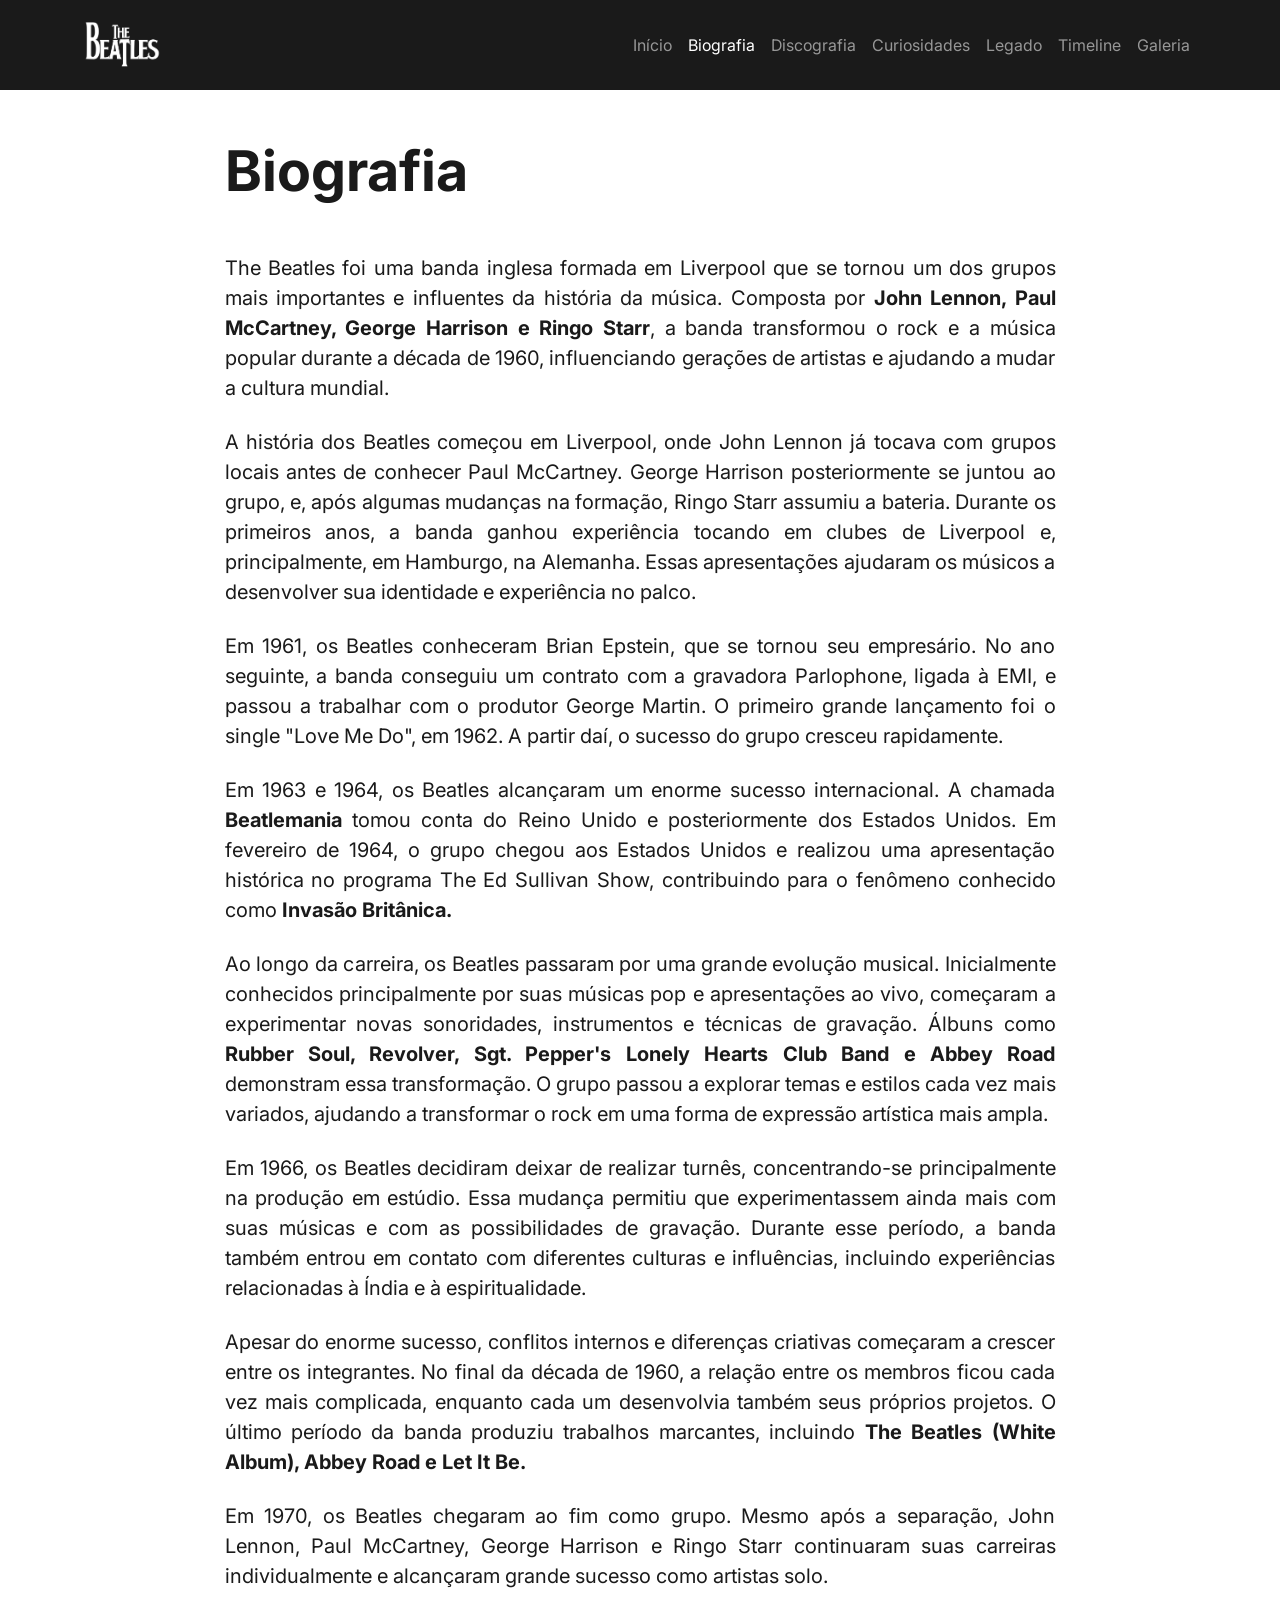
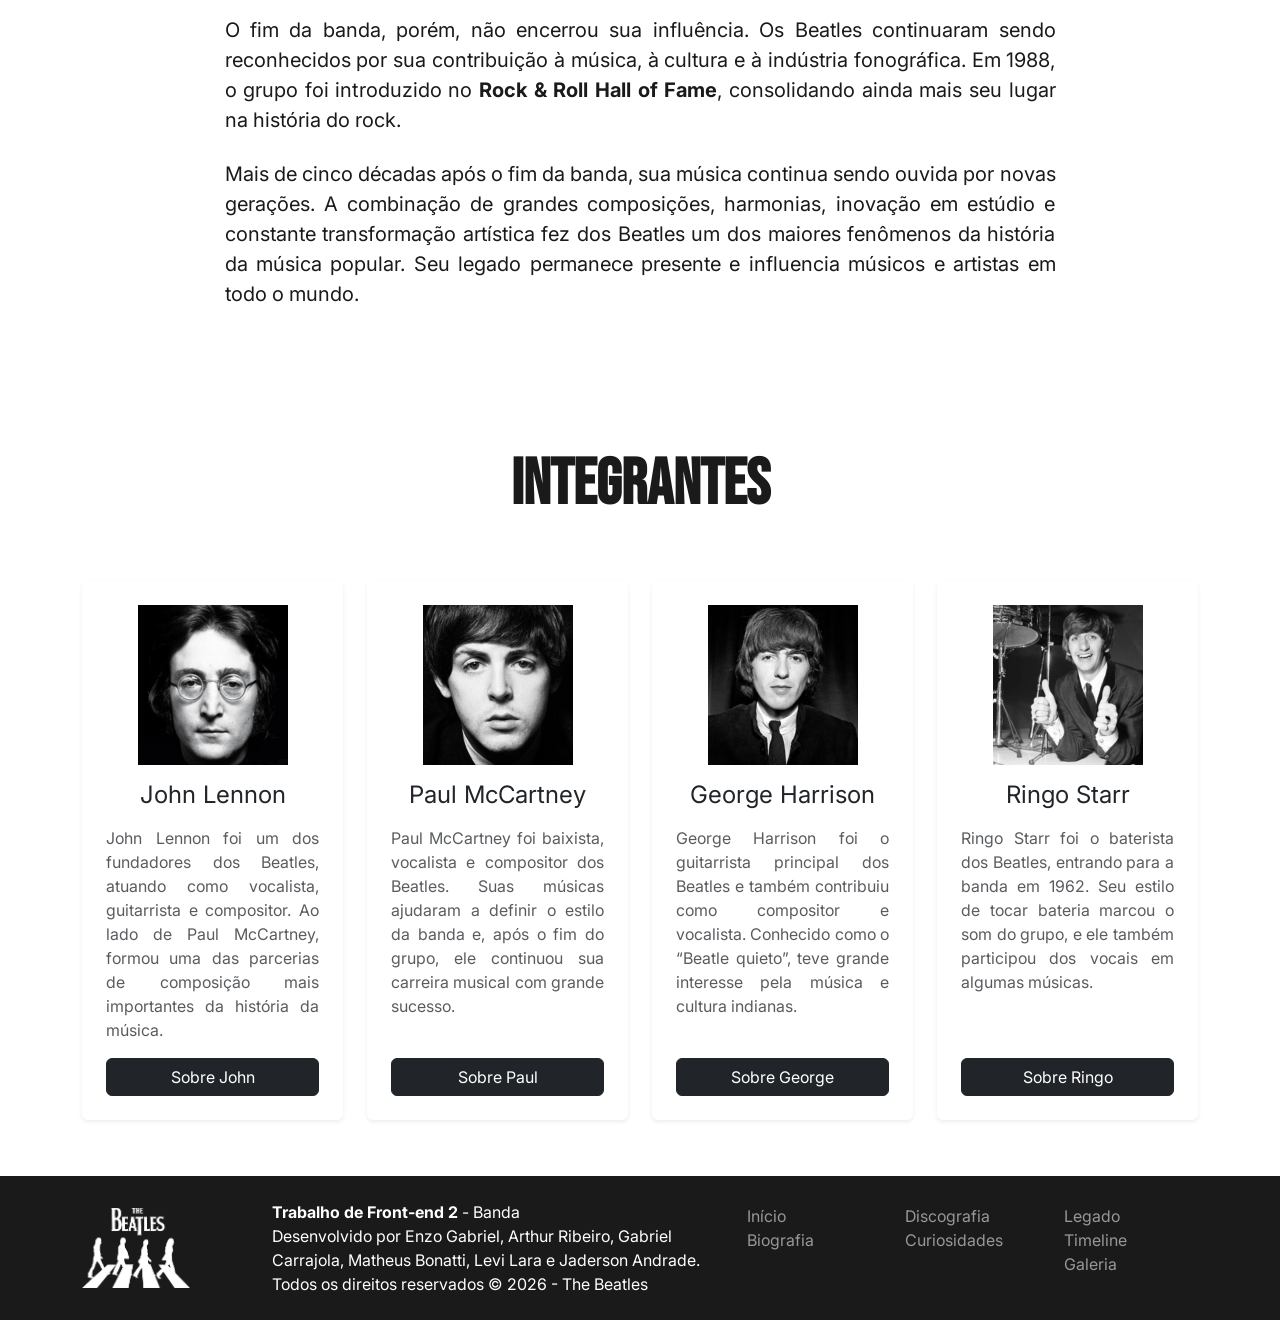
<file: biografia.html>
<!doctype html>
<html lang="pt-br">

<head>
  <meta charset="UTF-8" />
  <meta name="viewport" content="width=device-width, initial-scale=1.0" />
  <title>The Beatles - Biografia</title>
  <link rel="stylesheet" href="https://cdn.jsdelivr.net/npm/bootstrap@5.3.3/dist/css/bootstrap.min.css" />
  <link rel="stylesheet" href="assets/css/style.css" />
  <link rel="icon" href="assets/img/favicon.png" />
</head>

<body>
  <!-- Início da Navbar -->
  <nav class="navbar navbar-expand-lg navbar-dark navbar-beatles sticky-top py-0">
    <div class="container">
      <!-- 1. Logo -->
      <a class="navbar-brand" href="index.html">
        <img src="assets/img/logo-branca.png" alt="The Beatles" height="80" />
      </a>

      <!-- 2. Menu Hambúrguer celular -->
      <button class="navbar-toggler" type="button" data-bs-toggle="collapse" data-bs-target="#menuNavegacao">
        <span class="navbar-toggler-icon"></span>
      </button>

      <!-- 3. Lista de Links que encolhem no celular -->
      <div class="collapse navbar-collapse" id="menuNavegacao">
        <ul class="navbar-nav ms-auto">
          <li class="nav-item">
            <a class="nav-link" href="index.html">Início</a>
          </li>
          <li class="nav-item">
            <a class="nav-link active" href="biografia.html">Biografia</a>
          </li>
          <li class="nav-item">
            <a class="nav-link" href="discografia.html">Discografia</a>
          </li>
          <li class="nav-item">
            <a class="nav-link" href="curiosidades.html">Curiosidades</a>
          </li>
          <li class="nav-item">
            <a class="nav-link" href="legado.html">Legado</a>
          </li>
          <li class="nav-item">
            <a class="nav-link" href="timeline.html">Timeline</a>
          </li>
          <li class="nav-item">
            <a class="nav-link" href="galeria.html">Galeria</a>
          </li>
        </ul>
      </div>
    </div>
  </nav>
  <!-- Fim da Navbar -->

  <!-- Início da Biografia (Texto Centralizado para Leitura) -->

  <main class="container my-5">
    <div class="row justify-content-center">
      <div class="col-lg-9">
        <div class= "mb-5">
          <h1 class="display-4 fw-bold">Biografia</h1>
        </div>

        <p class="text-justificado fs-5 mb-4">The Beatles foi uma banda inglesa formada em Liverpool que se tornou um
          dos grupos mais importantes e influentes da história da música. Composta por <strong>John Lennon, Paul
            McCartney, George Harrison e Ringo Starr</strong>, a banda transformou o rock e a música popular durante a
          década de 1960, influenciando gerações de artistas e ajudando a mudar a cultura mundial.</p>

        <p class="text-justificado fs-5 mb-4">A história dos Beatles começou em Liverpool, onde John Lennon já tocava
          com grupos locais antes de conhecer Paul McCartney. George Harrison posteriormente se juntou ao grupo, e, após
          algumas mudanças na formação, Ringo Starr assumiu a bateria. Durante os primeiros anos, a banda ganhou
          experiência tocando em clubes de Liverpool e, principalmente, em Hamburgo, na Alemanha. Essas apresentações
          ajudaram os músicos a desenvolver sua identidade e experiência no palco.</p>

        <p class="text-justificado fs-5 mb-4">Em 1961, os Beatles conheceram Brian Epstein, que se tornou seu
          empresário. No ano seguinte, a banda conseguiu um contrato com a gravadora Parlophone, ligada à EMI, e passou
          a trabalhar com o produtor George Martin. O primeiro grande lançamento foi o single "Love Me Do", em 1962. A
          partir daí, o sucesso do grupo cresceu rapidamente.</p>

        <p class="text-justificado fs-5 mb-4">Em 1963 e 1964, os Beatles alcançaram um enorme sucesso internacional. A
          chamada <strong>Beatlemania</strong> tomou conta do Reino Unido e posteriormente dos Estados Unidos. Em
          fevereiro de 1964, o grupo chegou aos Estados Unidos e realizou uma apresentação histórica no programa The Ed
          Sullivan Show, contribuindo para o fenômeno conhecido como <strong>Invasão Britânica.</strong></p>

        <p class="text-justificado fs-5 mb-4">Ao longo da carreira, os Beatles passaram por uma grande evolução musical.
          Inicialmente conhecidos principalmente por suas músicas pop e apresentações ao vivo, começaram a experimentar
          novas sonoridades, instrumentos e técnicas de gravação. Álbuns como <strong>Rubber Soul, Revolver, Sgt.
            Pepper's Lonely Hearts Club Band e Abbey Road</strong> demonstram essa transformação. O grupo passou a
          explorar temas e estilos cada vez mais variados, ajudando a transformar o rock em uma forma de expressão
          artística mais ampla.</p>

        <p class="text-justificado fs-5 mb-4">Em 1966, os Beatles decidiram deixar de realizar turnês, concentrando-se
          principalmente na produção em estúdio. Essa mudança permitiu que experimentassem ainda mais com suas músicas e
          com as possibilidades de gravação. Durante esse período, a banda também entrou em contato com diferentes
          culturas e influências, incluindo experiências relacionadas à Índia e à espiritualidade.</p>

        <p class="text-justificado fs-5 mb-4">Apesar do enorme sucesso, conflitos internos e diferenças criativas
          começaram a crescer entre os integrantes. No final da década de 1960, a relação entre os membros ficou cada
          vez mais complicada, enquanto cada um desenvolvia também seus próprios projetos. O último período da banda
          produziu trabalhos marcantes, incluindo <strong>The Beatles (White Album), Abbey Road e Let It Be.</strong>
        </p>

        <p class="text-justificado fs-5 mb-4">Em 1970, os Beatles chegaram ao fim como grupo. Mesmo após a separação,
          John Lennon, Paul McCartney, George Harrison e Ringo Starr continuaram suas carreiras individualmente e
          alcançaram grande sucesso como artistas solo.</p>

        <p class="text-justificado fs-5 mb-4">O fim da banda, porém, não encerrou sua influência. Os Beatles continuaram
          sendo reconhecidos por sua contribuição à música, à cultura e à indústria fonográfica. Em 1988, o grupo foi
          introduzido no <strong>Rock & Roll Hall of Fame</strong>, consolidando ainda mais seu lugar na história do
          rock.</p>

        <p class="text-justificado fs-5 mb-4">Mais de cinco décadas após o fim da banda, sua música continua sendo
          ouvida por novas gerações. A combinação de grandes composições, harmonias, inovação em estúdio e constante
          transformação artística fez dos Beatles um dos maiores fenômenos da história da música popular. Seu legado
          permanece presente e influencia músicos e artistas em todo o mundo.</p>
      </div>
    </div>
  </main>

  <!-- Seção dos Integrantes (Cards Individuais) -->
  <section class="container my-5">
    <div class="text-center mb-5">
      <h2 class="titulo display-5 fw-bold">Integrantes</h2>
    </div>

    <div class="row g-4 align-items-stretch">
      <!-- John Lennon -->
      <div class="col-md-6 col-lg-3">
        <div class="card border-0 shadow-sm h-100 p-4 hoverzada text-center d-flex flex-column">
          <img class="img-fluid mx-auto mb-3" src="assets/img/John Lennon.png" alt="John Lennon"
            style="max-height: 180px; object-fit: contain;">
          <h3 class="h4 mb-3">John Lennon</h3>
          <p class="text-justificado text-muted flex-grow-1">
            John Lennon foi um dos fundadores dos Beatles, atuando como vocalista, guitarrista e compositor. Ao lado de
            Paul McCartney, formou uma das parcerias de composição mais importantes da história da música.
          </p>
          <a href="jonh-lennon.html" class="btn btn-dark mt-auto">Sobre John</a>
        </div>
      </div>

      <!-- Paul McCartney -->
      <div class="col-md-6 col-lg-3">
        <div class="card border-0 shadow-sm h-100 p-4 hoverzada text-center d-flex flex-column">
          <img class="img-fluid mx-auto mb-3" src="assets/img/Paul McCartney.png" alt="Paul McCartney"
            style="max-height: 180px; object-fit: contain;">
          <h3 class="h4 mb-3">Paul McCartney</h3>
          <p class="text-justificado text-muted flex-grow-1">
            Paul McCartney foi baixista, vocalista e compositor dos Beatles. Suas músicas ajudaram a definir o estilo da
            banda e, após o fim do grupo, ele continuou sua carreira musical com grande sucesso.
          </p>
          <a href="paul-mccartney.html" class="btn btn-dark mt-auto">Sobre Paul</a>
        </div>
      </div>

      <!-- George Harrison -->
      <div class="col-md-6 col-lg-3">
        <div class="card border-0 shadow-sm h-100 p-4 hoverzada text-center d-flex flex-column">
          <img class="img-fluid mx-auto mb-3" src="assets/img/George Harrison.png" alt="George Harrison"
            style="max-height: 180px; object-fit: contain;">
          <h3 class="h4 mb-3">George Harrison</h3>
          <p class="text-justificado text-muted flex-grow-1">
            George Harrison foi o guitarrista principal dos Beatles e também contribuiu como compositor e vocalista.
            Conhecido como o “Beatle quieto”, teve grande interesse pela música e cultura indianas.
          </p>
          <a href="george-harrison.html" class="btn btn-dark mt-auto">Sobre George</a>
        </div>
      </div>

      <!-- Ringo Starr -->
      <div class="col-md-6 col-lg-3">
        <div class="card border-0 shadow-sm h-100 p-4 hoverzada text-center d-flex flex-column">
          <img class="img-fluid mx-auto mb-3" src="assets/img/Ringo Starr.png" alt="Ringo Starr"
            style="max-height: 180px; object-fit: contain;">
          <h3 class="h4 mb-3">Ringo Starr</h3>
          <p class="text-justificado text-muted flex-grow-1">
            Ringo Starr foi o baterista dos Beatles, entrando para a banda em 1962. Seu estilo de tocar bateria marcou o
            som do grupo, e ele também participou dos vocais em algumas músicas.
          </p>
          <a href="ringo-starr.html" class="btn btn-dark mt-auto">Sobre Ringo</a>
        </div>
      </div>
    </div>
  </section>

  <!-- Início do Footer -->
  <footer class="footer-beatles">
    <div class="container">
      <div class="row align-items-center">
        <div class="col-md-2">
          <img class="img-fluid logo-footer" src="assets/img/beatles-footer-logo-branco.png"
            alt="Logo Beatles Abbey Road" />
        </div>
        <div class="col-md-5">
          <p>
            <b>Trabalho de Front-end 2</b> - Banda<br />Desenvolvido por Enzo
            Gabriel, Arthur Ribeiro, Gabriel Carrajola, Matheus Bonatti, Levi
            Lara e Jaderson Andrade.<br />Todos os direitos reservados © 2026
            - The Beatles
          </p>
        </div>
        <!-- Primeira fileira de links -->
        <div class="col-md-5">
          <div class="row">
            <div class="col-md-4">
              <ul class="list-unstyled">
                <li class="nav-item">
                  <a class="nav-link" href="index.html">Início</a>
                </li>
                <li class="nav-item">
                  <a class="nav-link" href="biografia.html">Biografia</a>
                </li>
              </ul>
            </div>
            <!-- Segunda fileira de links -->
            <div class="col-md-4">
              <ul class="list-unstyled">
                <li class="nav-item">
                  <a class="nav-link" href="discografia.html">Discografia</a>
                </li>
                <li class="nav-item">
                  <a class="nav-link" href="curiosidades.html">Curiosidades</a>
                </li>
              </ul>
            </div>
            <!-- Terceira fileira de links -->
            <div class="col-md-4">
              <ul class="list-unstyled">
                <li class="nav-item">
                  <a class="nav-link" href="legado.html">Legado</a>
                </li>
                <li class="nav-item">
                  <a class="nav-link" href="timeline.html">Timeline</a>
                </li>
                <li class="nav-item">
                  <a class="nav-link" href="galeria.html">Galeria</a>
                </li>
              </ul>
            </div>
          </div>
        </div>
      </div>
    </div>
  </footer>
  <!-- Fim do Footer -->
  <script src="https://cdn.jsdelivr.net/npm/bootstrap@5.3.3/dist/js/bootstrap.bundle.min.js"></script>

</body>

</html>
</file>
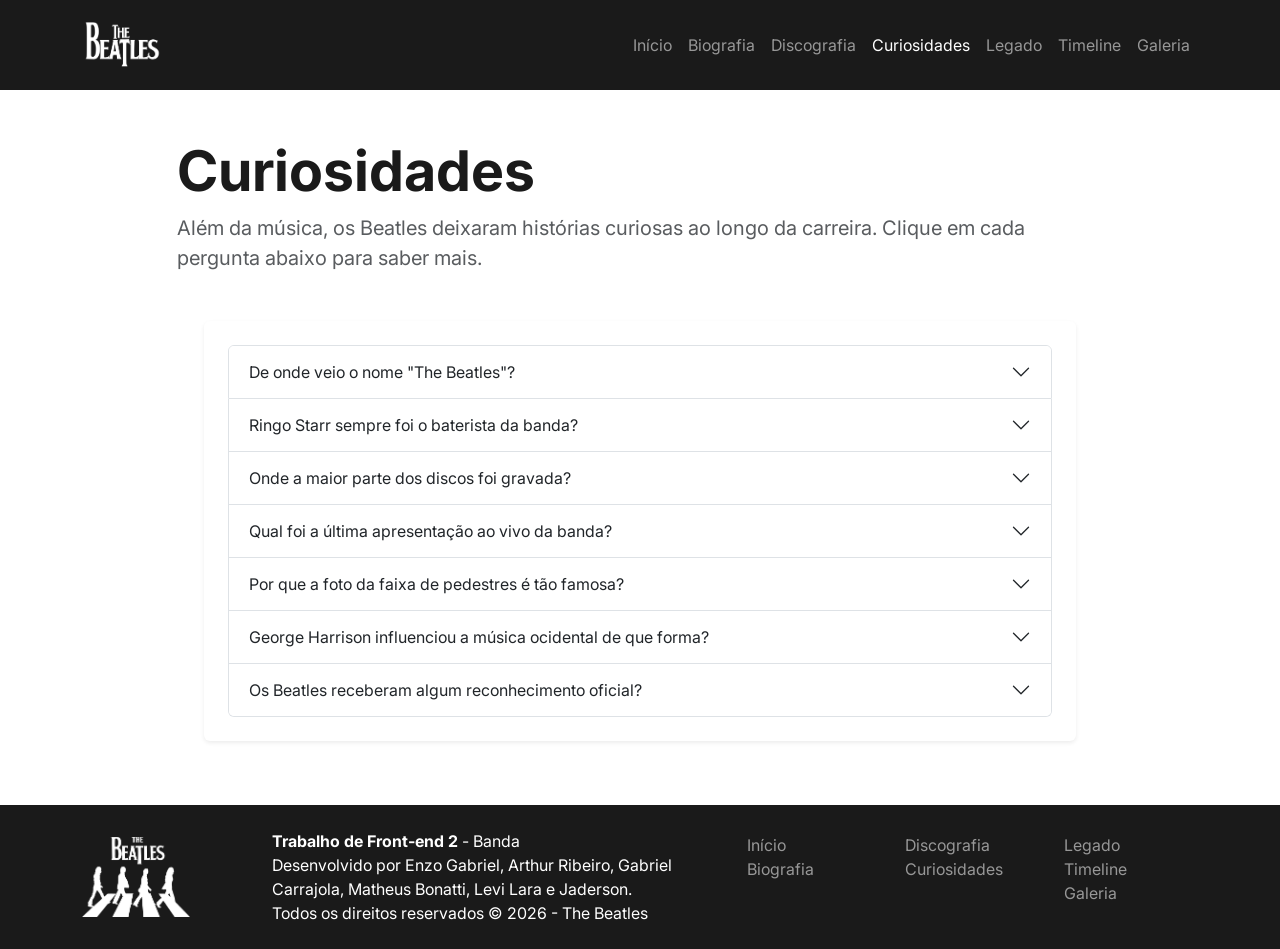
<file: curiosidades.html>
<!DOCTYPE html>
<html lang="pt-br">

<head>
    <meta charset="UTF-8">
    <meta name="viewport" content="width=device-width, initial-scale=1.0">
    <title>The Beatles - Curiosidades</title>
    <link rel="stylesheet" href="https://cdn.jsdelivr.net/npm/bootstrap@5.3.3/dist/css/bootstrap.min.css">
    <link rel="stylesheet" href="assets/css/style.css">
    <link rel="icon" href="assets/img/favicon.png">
</head>

<body>
    <!-- Início da Navbar -->
    <nav class="navbar navbar-expand-lg navbar-dark navbar-beatles sticky-top py-0">
        <div class="container">

            <!-- 1. Logo -->
            <a class="navbar-brand" href="index.html">
                <img src="assets/img/logo-branca.png" alt="The Beatles" height="80">
            </a>

            <!-- 2. Menu Hambúrguer celular -->
            <button class="navbar-toggler" type="button" data-bs-toggle="collapse" data-bs-target="#menuNavegacao">
                <span class="navbar-toggler-icon"></span>
            </button>

            <!-- 3. Lista de Links que encolhem no celular -->
            <div class="collapse navbar-collapse" id="menuNavegacao">
                <ul class="navbar-nav ms-auto">
                    <li class="nav-item">
                        <a class="nav-link" href="index.html">Início</a>
                    </li>
                    <li class="nav-item">
                        <a class="nav-link" href="biografia.html">Biografia</a>
                    </li>
                    <li class="nav-item">
                        <a class="nav-link" href="discografia.html">Discografia</a>
                    </li>
                    <li class="nav-item">
                        <a class="nav-link active" href="curiosidades.html">Curiosidades</a>
                    </li>
                    <li class="nav-item">
                        <a class="nav-link" href="legado.html">Legado</a>
                    </li>
                    <li class="nav-item">
                        <a class="nav-link" href="timeline.html">Timeline</a>
                    </li>
                    <li class="nav-item">
                        <a class="nav-link" href="galeria.html">Galeria</a>
                    </li>
                </ul>
            </div>

        </div>
    </nav>
    <!-- Fim da Navbar -->

    <main class="container my-5">
        <!-- Cabeçalho centralizado -->
        <div class="row justify-content-center mb-4">
            <div class="col-lg-10">
                <h1 class="display-4 fw-bold">Curiosidades</h1>
                <p class="lead text-muted">
                    Além da música, os Beatles deixaram histórias curiosas ao longo da carreira. Clique
                    em cada pergunta abaixo para saber mais.
                </p>
            </div>
        </div>

        <!-- Acordeão envelopado com sombra e centralizado -->
        <section class="row justify-content-center">
            <div class="col-lg-10">
                <div class="card shadow-sm border-0">
                    <div class="card-body p-4">
                        <div class="accordion" id="acordeaoCuriosidades">

                            <!--Curiosidade 1-->
                            <div class="accordion-item">
                                <h2 class="accordion-header">
                                    <button class="accordion-button collapsed" type="button" data-bs-toggle="collapse"
                                        data-bs-target="#curiosidade1">
                                        De onde veio o nome "The Beatles"?
                                    </button>
                                </h2>
                                <div id="curiosidade1" class="accordion-collapse collapse" data-bs-parent="#acordeaoCuriosidades">
                                    <div class="accordion-body">Antes de se chamar The Beatles, o grupo passou por nomes como The
                                        Quarrymen e Johnny and the Moondogs. O nome definitivo foi uma brincadeira com a palavra
                                        "beetles" (besouros, em inglês) e "beat", em referência ao ritmo musical.</div>
                                </div>
                            </div>

                            <!--Curiosidade 2-->
                            <div class="accordion-item">
                                <h2 class="accordion-header">
                                    <button class="accordion-button collapsed" type="button" data-bs-toggle="collapse"
                                        data-bs-target="#curiosidade2">
                                        Ringo Starr sempre foi o baterista da banda?
                                    </button>
                                </h2>
                                <div id="curiosidade2" class="accordion-collapse collapse" data-bs-parent="#acordeaoCuriosidades">
                                    <div class="accordion-body">Não. Antes de Ringo entrar para a banda em 1962, quem tocava
                                        bateria era Pete Best. A troca aconteceu pouco antes do grande sucesso internacional do
                                        grupo.</div>
                                </div>
                            </div>

                            <!--Curiosidade 3-->
                            <div class="accordion-item">
                                <h2 class="accordion-header">
                                    <button class="accordion-button collapsed" type="button" data-bs-toggle="collapse"
                                        data-bs-target="#curiosidade3">
                                        Onde a maior parte dos discos foi gravada?
                                    </button>
                                </h2>
                                <div id="curiosidade3" class="accordion-collapse collapse" data-bs-parent="#acordeaoCuriosidades">
                                    <div class="accordion-body">Praticamente toda a discografia foi gravada nos estúdios da EMI,
                                        em Londres, que hoje são conhecidos como Abbey Road Studios — nome que se tornou também o
                                        título do penúltimo álbum da banda.</div>
                                </div>
                            </div>

                            <!--Curiosidade 4-->
                            <div class="accordion-item">
                                <h2 class="accordion-header">
                                    <button class="accordion-button collapsed" type="button" data-bs-toggle="collapse"
                                        data-bs-target="#curiosidade4">
                                        Qual foi a última apresentação ao vivo da banda?
                                    </button>
                                </h2>
                                <div id="curiosidade4" class="accordion-collapse collapse" data-bs-parent="#acordeaoCuriosidades">
                                    <div class="accordion-body">Em janeiro de 1969, os Beatles fizeram uma apresentação surpresa
                                        no telhado do prédio da Apple Corps, em Londres. Foi a última vez que os quatro tocaram
                                        juntos ao vivo em público.</div>
                                </div>
                            </div>

                            <!--Curiosidade 5-->
                            <div class="accordion-item">
                                <h2 class="accordion-header">
                                    <button class="accordion-button collapsed" type="button" data-bs-toggle="collapse"
                                        data-bs-target="#curiosidade5">
                                        Por que a foto da faixa de pedestres é tão famosa?
                                    </button>
                                </h2>
                                <div id="curiosidade5" class="accordion-collapse collapse" data-bs-parent="#acordeaoCuriosidades">
                                    <div class="accordion-body">A capa do álbum Abbey Road, com os quatro atravessando a faixa de
                                        pedestres em frente ao estúdio, se tornou um dos retratos mais reproduzidos da história da
                                        música e ainda hoje atrai turistas para o local, em Londres.</div>
                                </div>
                            </div>

                            <!--Curiosidade 6-->
                            <div class="accordion-item">
                                <h2 class="accordion-header">
                                    <button class="accordion-button collapsed" type="button" data-bs-toggle="collapse"
                                        data-bs-target="#curiosidade6">
                                        George Harrison influenciou a música ocidental de que forma?
                                    </button>
                                </h2>
                                <div id="curiosidade6" class="accordion-collapse collapse" data-bs-parent="#acordeaoCuriosidades">
                                    <div class="accordion-body">George Harrison foi um dos responsáveis por popularizar o sitar,
                                        instrumento indiano, no pop ocidental, usando-o pela primeira vez na faixa "Norwegian
                                        Wood", do álbum Rubber Soul.</div>
                                </div>
                            </div>

                            <!--Curiosidade 7-->
                            <div class="accordion-item">
                                <h2 class="accordion-header">
                                    <button class="accordion-button collapsed" type="button" data-bs-toggle="collapse"
                                        data-bs-target="#curiosidade7">
                                        Os Beatles receberam algum reconhecimento oficial?
                                    </button>
                                </h2>
                                <div id="curiosidade7" class="accordion-collapse collapse" data-bs-parent="#acordeaoCuriosidades">
                                    <div class="accordion-body">Em 1988, a banda foi introduzida no Rock and Roll Hall of Fame, e
                                        ao longo da carreira também acumulou diversos prêmios Grammy, tanto em conjunto quanto em
                                        carreiras solo posteriores.</div>
                                </div>
                            </div>

                        </div>
                    </div>
                </div>
            </div>
        </section>
    </main>

    <!-- Início do Footer -->
    <footer class="footer-beatles">
        <div class="container">
            <div class="row align-items-center">
                <div class="col-md-2">
                    <img class="img-fluid logo-footer" src="assets/img/beatles-footer-logo-branco.png"
                        alt="Logo Beatles Abbey Road">
                </div>
                <div class="col-md-5">
                    <p><b>Trabalho de Front-end 2</b> - Banda<br>Desenvolvido por Enzo Gabriel, Arthur Ribeiro, Gabriel
                        Carrajola, Matheus Bonatti, Levi Lara e Jaderson.<br>Todos os direitos reservados © 2026 - The
                        Beatles</p>
                </div>
                <!-- Primeira fileira de links -->
                <div class="col-md-5">
                    <div class="row">
                        <div class="col-md-4">
                            <ul class="list-unstyled">
                                <li class="nav-item">
                                    <a class="nav-link" href="index.html">Início</a>
                                </li>
                                <li class="nav-item">
                                    <a class="nav-link" href="biografia.html">Biografia</a>
                                </li>
                            </ul>
                        </div>
                        <!-- Segunda fileira de links -->
                        <div class="col-md-4">
                            <ul class="list-unstyled">
                                <li class="nav-item">
                                    <a class="nav-link" href="discografia.html">Discografia</a>
                                </li>
                                <li class="nav-item">
                                    <a class="nav-link" href="curiosidades.html">Curiosidades</a>
                                </li>
                            </ul>
                        </div>
                        <!-- Terceira fileira de links -->
                        <div class="col-md-4">
                            <ul class="list-unstyled">
                                <li class="nav-item">
                                    <a class="nav-link" href="legado.html">Legado</a>
                                </li>
                                <li class="nav-item">
                                    <a class="nav-link" href="timeline.html">Timeline</a>
                                </li>
                                <li class="nav-item">
                                    <a class="nav-link" href="galeria.html">Galeria</a>
                                </li>
                            </ul>
                        </div>
                    </div>
                </div>
            </div>
        </div>
    </footer>
    <!-- Fim do Footer -->

    <!-- Bundle JS do Bootstrap: necessário pro acordeão de curiosidades (e pro menu hambúrguer) funcionar -->
    <script src="https://cdn.jsdelivr.net/npm/bootstrap@5.3.3/dist/js/bootstrap.bundle.min.js"></script>

</body>

</html>
</file>
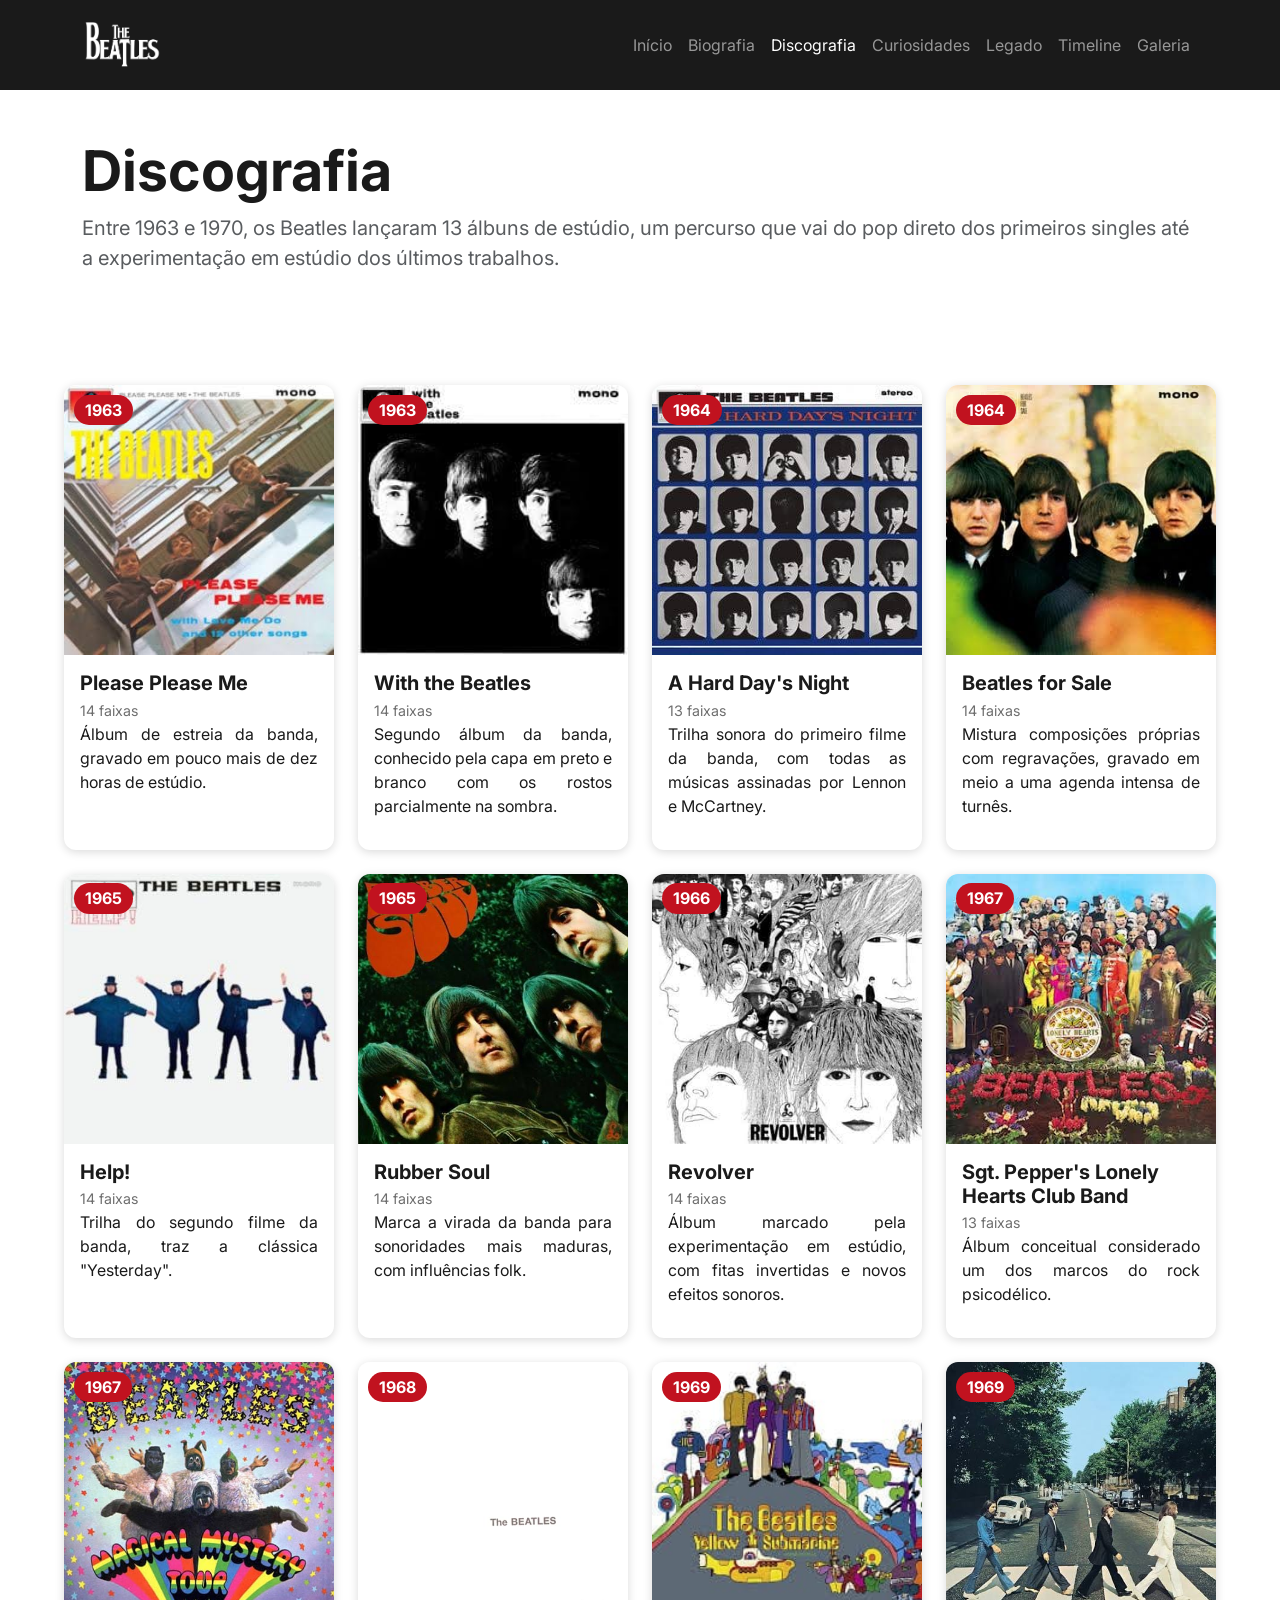
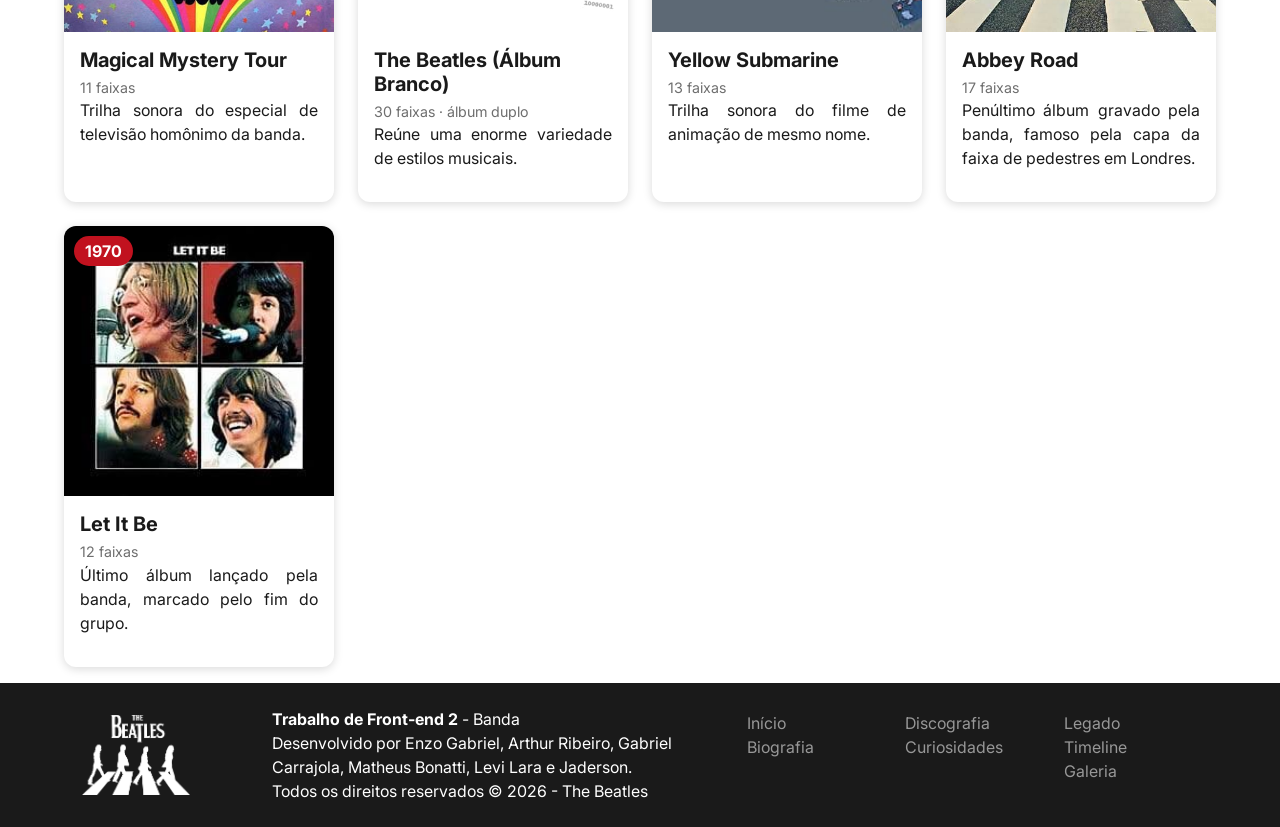
<file: discografia.html>
<!DOCTYPE html>
<html lang="pt-br">

<head>
    <meta charset="UTF-8">
    <meta name="viewport" content="width=device-width, initial-scale=1.0">
    <title>The Beatles - Discografia</title>
    <link rel="stylesheet" href="https://cdn.jsdelivr.net/npm/bootstrap@5.3.3/dist/css/bootstrap.min.css">
    <link rel="stylesheet" href="assets/css/style.css">
    <link rel="icon" href="assets/img/favicon.png">
</head>

<body>
    <!-- Início da Navbar -->
    <nav class="navbar navbar-expand-lg navbar-dark navbar-beatles sticky-top py-0">
        <div class="container">

            <!-- 1. Logo -->
            <a class="navbar-brand" href="index.html">
                <img src="assets/img/logo-branca.png" alt="The Beatles" height="80">
            </a>

            <!-- 2. Menu Hambúrguer celular -->
            <button class="navbar-toggler" type="button" data-bs-toggle="collapse" data-bs-target="#menuNavegacao">
                <span class="navbar-toggler-icon"></span>
            </button>

            <!-- 3. Lista de Links que encolhem no celular -->
            <div class="collapse navbar-collapse" id="menuNavegacao">
                <ul class="navbar-nav ms-auto">
                    <li class="nav-item">
                        <a class="nav-link" href="index.html">Início</a>
                    </li>
                    <li class="nav-item">
                        <a class="nav-link" href="biografia.html">Biografia</a>
                    </li>
                    <li class="nav-item">
                        <a class="nav-link active" href="discografia.html">Discografia</a>
                    </li>
                    <li class="nav-item">
                        <a class="nav-link" href="curiosidades.html">Curiosidades</a>
                    </li>
                    <li class="nav-item">
                        <a class="nav-link" href="legado.html">Legado</a>
                    </li>
                    <li class="nav-item">
                        <a class="nav-link" href="timeline.html">Timeline</a>
                    </li>
                    <li class="nav-item">
                        <a class="nav-link" href="galeria.html">Galeria</a>
                    </li>
                </ul>
            </div>

        </div>
    </nav>
    <!-- Fim da Navbar -->


    <!--Card de introdução da discografia-->
    <main class="container my-5">
        <div class="mb-5">
            <h1 class="display-4 fw-bold">Discografia</h1>
            <p class="lead text-muted">
                Entre 1963 e 1970, os Beatles lançaram <strong>13 álbuns de estúdio</strong>, um
                percurso que vai do pop direto dos primeiros singles até a experimentação em estúdio dos últimos
                trabalhos.
            </p>
        </div>
    </main>
    <!--Fim do card de introdução-->

    <!--Card com a grade de álbuns-->
    <section>
        <div class="card-body">
            <div class="row g-4">
                <!--Please Please Me-->
                <div class="col-lg-3 col-md-4 col-6">
                    <div class="album-card">
                        <div class="album-cover-wrap">
                            <img class="album-cover" src="assets/img/PleasePleaseMe.jpeg"
                                alt="Capa do álbum Please Please Me">
                            <span class="album-ano">1963</span>
                        </div>
                        <div class="album-card-body">
                            <h5 class="album-titulo">Please Please Me</h5>
                            <p class="album-info mb-0">14 faixas</p>
                            <p class="text-justificado">Álbum de estreia da banda, gravado em pouco mais de dez horas
                                de estúdio.</p>
                        </div>
                    </div>
                </div>

                <!--With the Beatles-->
                <div class="col-lg-3 col-md-4 col-6">
                    <div class="album-card">
                        <div class="album-cover-wrap">
                            <img class="album-cover" src="assets/img/WithTheBeatles.jpeg"
                                alt="Capa do álbum With the Beatles">
                            <span class="album-ano">1963</span>
                        </div>
                        <div class="album-card-body">
                            <h5 class="album-titulo">With the Beatles</h5>
                            <p class="album-info mb-0">14 faixas</p>
                            <p class="text-justificado">Segundo álbum da banda, conhecido pela capa em preto e branco
                                com os rostos parcialmente na sombra.</p>
                        </div>
                    </div>
                </div>

                <!--A Hard Day's Night-->
                <div class="col-lg-3 col-md-4 col-6">
                    <div class="album-card">
                        <div class="album-cover-wrap">
                            <img class="album-cover" src="assets/img/AHardDaysNight.jpeg"
                                alt="Capa do álbum A Hard Day's Night">
                            <span class="album-ano">1964</span>
                        </div>
                        <div class="album-card-body">
                            <h5 class="album-titulo">A Hard Day's Night</h5>
                            <p class="album-info mb-0">13 faixas</p>
                            <p class="text-justificado">Trilha sonora do primeiro filme da banda, com todas as
                                músicas assinadas por Lennon e McCartney.</p>
                        </div>
                    </div>
                </div>

                <!--Beatles for Sale-->
                <div class="col-lg-3 col-md-4 col-6">
                    <div class="album-card">
                        <div class="album-cover-wrap">
                            <img class="album-cover" src="assets/img/ForSale.jpeg" alt="Capa do álbum Beatles for Sale">
                            <span class="album-ano">1964</span>
                        </div>
                        <div class="album-card-body">
                            <h5 class="album-titulo">Beatles for Sale</h5>
                            <p class="album-info mb-0">14 faixas</p>
                            <p class="text-justificado">Mistura composições próprias com regravações, gravado em meio
                                a uma agenda intensa de turnês.</p>
                        </div>
                    </div>
                </div>

                <!--Help!-->
                <div class="col-lg-3 col-md-4 col-6">
                    <div class="album-card">
                        <div class="album-cover-wrap">
                            <img class="album-cover" src="assets/img/Help!.jpeg" alt="Capa do álbum Help!">
                            <span class="album-ano">1965</span>
                        </div>
                        <div class="album-card-body">
                            <h5 class="album-titulo">Help!</h5>
                            <p class="album-info mb-0">14 faixas</p>
                            <p class="text-justificado">Trilha do segundo filme da banda, traz a clássica
                                "Yesterday".</p>
                        </div>
                    </div>
                </div>

                <!--Rubber Soul-->
                <div class="col-lg-3 col-md-4 col-6">
                    <div class="album-card">
                        <div class="album-cover-wrap">
                            <img class="album-cover" src="assets/img/RubberSoul.jpeg" alt="Capa do álbum Rubber Soul">
                            <span class="album-ano">1965</span>
                        </div>
                        <div class="album-card-body">
                            <h5 class="album-titulo">Rubber Soul</h5>
                            <p class="album-info mb-0">14 faixas</p>
                            <p class="text-justificado">Marca a virada da banda para sonoridades mais maduras, com
                                influências folk.</p>
                        </div>
                    </div>
                </div>

                <!--Revolver-->
                <div class="col-lg-3 col-md-4 col-6">
                    <div class="album-card">
                        <div class="album-cover-wrap">
                            <img class="album-cover" src="assets/img/Revolver.jpeg" alt="Capa do álbum Revolver">
                            <span class="album-ano">1966</span>
                        </div>
                        <div class="album-card-body">
                            <h5 class="album-titulo">Revolver</h5>
                            <p class="album-info mb-0">14 faixas</p>
                            <p class="text-justificado">Álbum marcado pela experimentação em estúdio, com fitas
                                invertidas e novos efeitos sonoros.</p>
                        </div>
                    </div>
                </div>

                <!--Sgt. Pepper's Lonely Hearts Club Band-->
                <div class="col-lg-3 col-md-4 col-6">
                    <div class="album-card">
                        <div class="album-cover-wrap">
                            <img class="album-cover" src="assets/img/Sgt.Pepper's.jpeg"
                                alt="Capa do álbum Sgt. Pepper's Lonely Hearts Club Band">
                            <span class="album-ano">1967</span>
                        </div>
                        <div class="album-card-body">
                            <h5 class="album-titulo">Sgt. Pepper's Lonely Hearts Club Band</h5>
                            <p class="album-info mb-0">13 faixas</p>
                            <p class="text-justificado">Álbum conceitual considerado um dos marcos do rock
                                psicodélico.</p>
                        </div>
                    </div>
                </div>

                <!--Magical Mystery Tour-->
                <div class="col-lg-3 col-md-4 col-6">
                    <div class="album-card">
                        <div class="album-cover-wrap">
                            <img class="album-cover" src="assets/img/MagicalMystery.jpeg"
                                alt="Capa do álbum Magical Mystery Tour">
                            <span class="album-ano">1967</span>
                        </div>
                        <div class="album-card-body">
                            <h5 class="album-titulo">Magical Mystery Tour</h5>
                            <p class="album-info mb-0">11 faixas</p>
                            <p class="text-justificado">Trilha sonora do especial de televisão homônimo da banda.</p>
                        </div>
                    </div>
                </div>

                <!--The Beatles (Álbum Branco)-->
                <div class="col-lg-3 col-md-4 col-6">
                    <div class="album-card">
                        <div class="album-cover-wrap">
                            <img class="album-cover" src="assets/img/ÁlbumBranco.jpeg"
                                alt="Capa do álbum The Beatles, conhecido como Álbum Branco">
                            <span class="album-ano">1968</span>
                        </div>
                        <div class="album-card-body">
                            <h5 class="album-titulo">The Beatles (Álbum Branco)</h5>
                            <p class="album-info mb-0">30 faixas · álbum duplo</p>
                            <p class="text-justificado">Reúne uma enorme variedade de estilos musicais.</p>
                        </div>
                    </div>
                </div>

                <!--Yellow Submarine-->
                <div class="col-lg-3 col-md-4 col-6">
                    <div class="album-card">
                        <div class="album-cover-wrap">
                            <img class="album-cover" src="assets/img/YellowSubmarine.jpeg"
                                alt="Capa do álbum Yellow Submarine">
                            <span class="album-ano">1969</span>
                        </div>
                        <div class="album-card-body">
                            <h5 class="album-titulo">Yellow Submarine</h5>
                            <p class="album-info mb-0">13 faixas</p>
                            <p class="text-justificado">Trilha sonora do filme de animação de mesmo nome.</p>
                        </div>
                    </div>
                </div>

                <!--Abbey Road-->
                <div class="col-lg-3 col-md-4 col-6">
                    <div class="album-card">
                        <div class="album-cover-wrap">
                            <img class="album-cover" src="assets/img/AbbeyRoad.jpeg" alt="Capa do álbum Abbey Road">
                            <span class="album-ano">1969</span>
                        </div>
                        <div class="album-card-body">
                            <h5 class="album-titulo">Abbey Road</h5>
                            <p class="album-info mb-0">17 faixas</p>
                            <p class="text-justificado">Penúltimo álbum gravado pela banda, famoso pela capa da faixa
                                de pedestres em Londres.</p>
                        </div>
                    </div>
                </div>

                <!--Let It Be-->
                <div class="col-lg-3 col-md-4 col-6">
                    <div class="album-card">
                        <div class="album-cover-wrap">
                            <img class="album-cover" src="assets/img/LetItBe.jpeg" alt="Capa do álbum Let It Be">
                            <span class="album-ano">1970</span>
                        </div>
                        <div class="album-card-body">
                            <h5 class="album-titulo">Let It Be</h5>
                            <p class="album-info mb-0">12 faixas</p>
                            <p class="text-justificado">Último álbum lançado pela banda, marcado pelo fim do grupo.
                            </p>
                        </div>
                    </div>
                </div>

            </div>
        </div>
    </section>
    <!--Fim do card com a grade de álbuns-->


    <!-- Início do Footer -->
    <footer class="footer-beatles">
        <div class="container">
            <div class="row align-items-center">
                <div class="col-md-2">
                    <img class="img-fluid logo-footer" src="assets/img/beatles-footer-logo-branco.png"
                        alt="Logo Beatles Abbey Road">
                </div>
                <div class="col-md-5">
                    <p><b>Trabalho de Front-end 2</b> - Banda<br>Desenvolvido por Enzo Gabriel, Arthur Ribeiro, Gabriel
                        Carrajola, Matheus Bonatti, Levi Lara e Jaderson.<br>Todos os direitos reservados © 2026 - The
                        Beatles</p>
                </div>
                <!-- Primeira fileira de links -->
                <div class="col-md-5">
                    <div class="row">
                        <div class="col-md-4">
                            <ul class="list-unstyled">
                                <li class="nav-item">
                                    <a class="nav-link" href="index.html">Início</a>
                                </li>
                                <li class="nav-item">
                                    <a class="nav-link" href="biografia.html">Biografia</a>
                                </li>
                            </ul>
                        </div>
                        <!-- Segunda fileira de links -->
                        <div class="col-md-4">
                            <ul class="list-unstyled">
                                <li class="nav-item">
                                    <a class="nav-link" href="discografia.html">Discografia</a>
                                </li>
                                <li class="nav-item">
                                    <a class="nav-link" href="curiosidades.html">Curiosidades</a>
                                </li>
                            </ul>
                        </div>
                        <!-- Terceira fileira de links -->
                        <div class="col-md-4">
                            <ul class="list-unstyled">
                                <li class="nav-item">
                                    <a class="nav-link" href="legado.html">Legado</a>
                                </li>
                                <li class="nav-item">
                                    <a class="nav-link" href="timeline.html">Timeline</a>
                                </li>
                                <li class="nav-item">
                                    <a class="nav-link" href="galeria.html">Galeria</a>
                                </li>
                            </ul>
                        </div>
                    </div>
                </div>
            </div>
        </div>
    </footer>
    <!-- Fim do Footer -->

    <!-- Bundle JS do Bootstrap: necessário pro menu hambúrguer funcionar -->
    <script src="https://cdn.jsdelivr.net/npm/bootstrap@5.3.3/dist/js/bootstrap.bundle.min.js"></script>

    <!-- Toca um trecho de áudio ao passar o mouse sobre o card do álbum, e pausa ao tirar o mouse -->
    <script>
        document.querySelectorAll('.album-card').forEach(function (card) {
            var audio = card.querySelector('audio');
            if (!audio) return;

            card.addEventListener('mouseenter', function () {
                audio.currentTime = 0;
                audio.play().catch(function () {
                    // Se o arquivo de áudio ainda não existir ou o navegador bloquear o autoplay,
                    // só ignora o erro em vez de quebrar a página.
                });
            });

            card.addEventListener('mouseleave', function () {
                audio.pause();
                audio.currentTime = 0;
            });
        });
    </script>

</body>

</html>
</file>
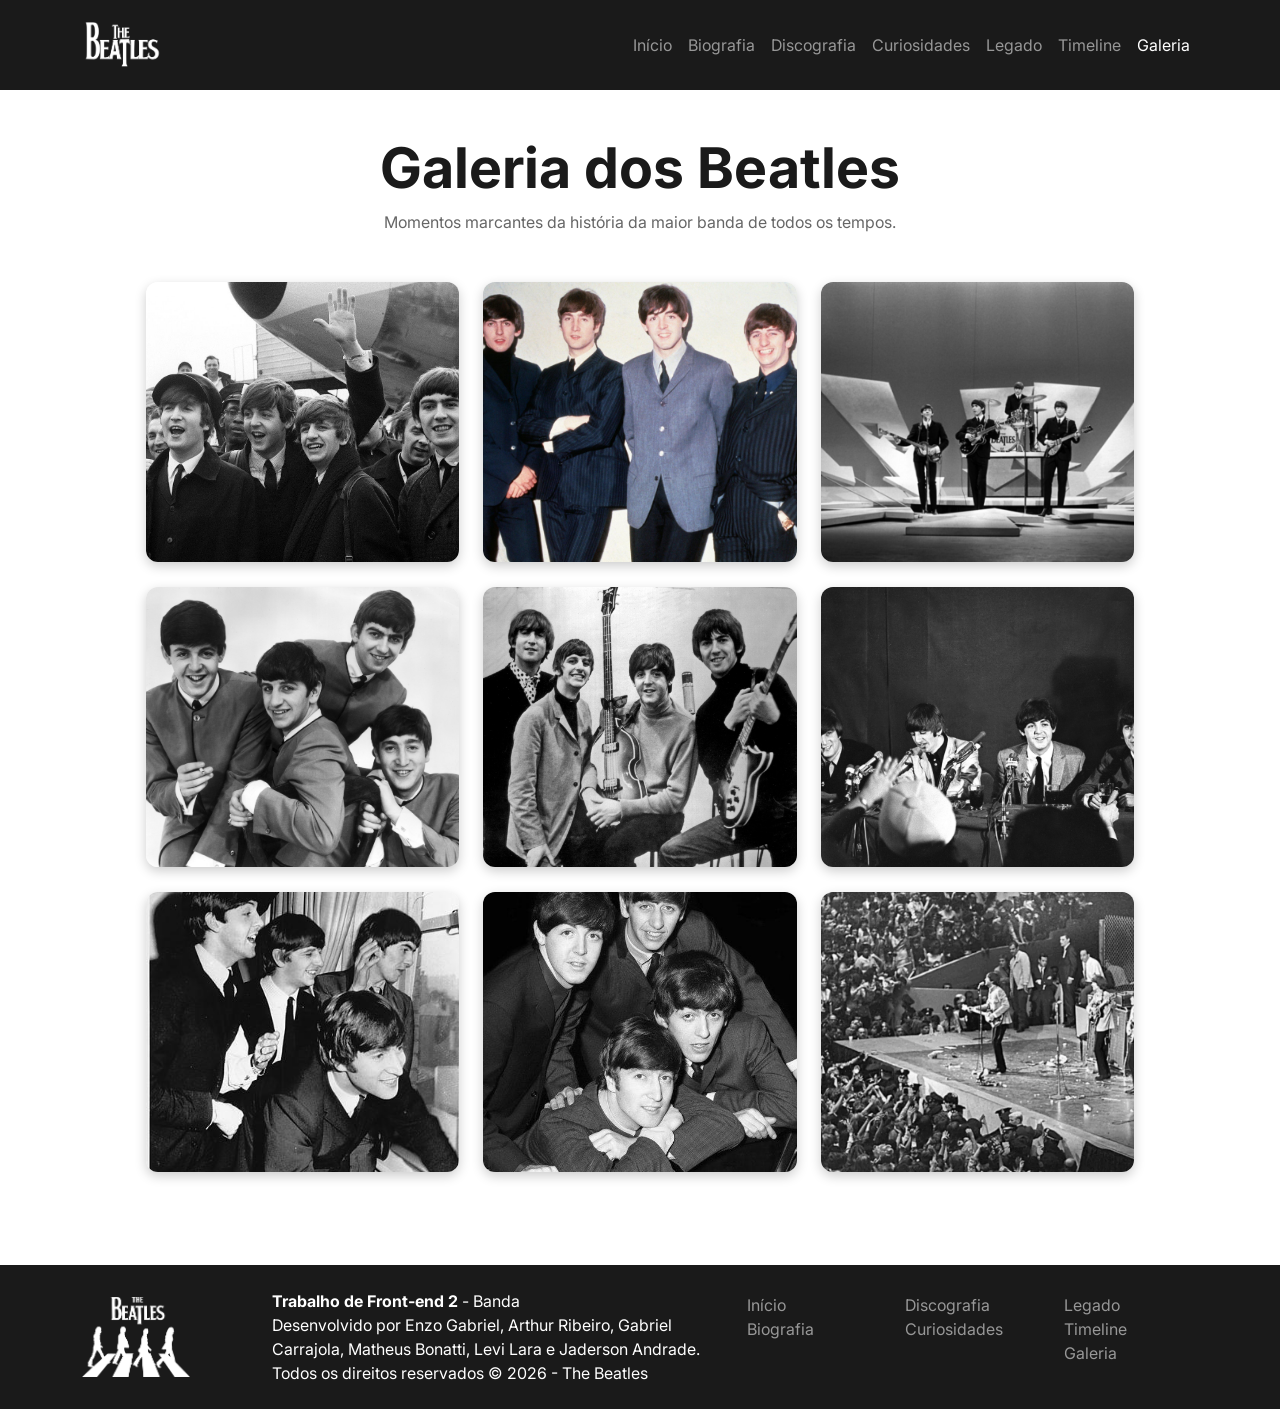
<file: galeria.html>
<!doctype html>

<html lang="pt-br">

<head>
  <meta charset="UTF-8" />
  <meta name="viewport" content="width=device-width, initial-scale=1.0" />
  <title>The Beatles - Galeria</title>
  <link rel="stylesheet" href="https://cdn.jsdelivr.net/npm/bootstrap@5.3.3/dist/css/bootstrap.min.css" />
  <link rel="stylesheet" href="assets/css/style.css" />
  <link rel="icon" href="assets/img/favicon.png" />
</head>

<body>

  <!-- Início da Navbar -->
  <nav class="navbar navbar-expand-lg navbar-dark navbar-beatles sticky-top py-0">
    <div class="container">

      <!-- Logo -->
      <a class="navbar-brand" href="index.html">
        <img src="assets/img/logo-branca.png" alt="The Beatles" height="80" />
      </a>

      <!-- Menu Hambúrguer celular -->
      <button class="navbar-toggler" type="button" data-bs-toggle="collapse" data-bs-target="#menuNavegacao">
        <span class="navbar-toggler-icon"></span>
      </button>

      <!-- Menu -->
      <div class="collapse navbar-collapse" id="menuNavegacao">
        <ul class="navbar-nav ms-auto">

          <li class="nav-item">
            <a class="nav-link" href="index.html">
              Início
            </a>
          </li>

          <li class="nav-item">
            <a class="nav-link" href="biografia.html">
              Biografia
            </a>
          </li>

          <li class="nav-item">
            <a class="nav-link" href="discografia.html">
              Discografia
            </a>
          </li>

          <li class="nav-item">
            <a class="nav-link" href="curiosidades.html">
              Curiosidades
            </a>
          </li>

          <li class="nav-item">
            <a class="nav-link" href="legado.html">
              Legado
            </a>
          </li>

          <li class="nav-item">
            <a class="nav-link" href="timeline.html">
              Timeline
            </a>
          </li>

          <li class="nav-item">
            <a class="nav-link active" href="galeria.html">
              Galeria
            </a>
          </li>

        </ul>
      </div>
    </div>
  </nav>

  <!-- Fim da Navbar -->


  <!-- Título da Galeria -->
  <main class="container">

    <div class="titulo-galeria">
      <h1 class="display-4 fw-bold">
        Galeria dos Beatles
      </h1>

      <p class="subtitulo-galeria">
        Momentos marcantes da história da maior banda de todos os tempos.
      </p>
    </div>


    <!-- Galeria -->
    <section class="galeria-fotos">

      <div class="row">

        <!-- Foto 1 -->
        <div class="col-md-4">
          <div class="foto-galeria hoverzada">
            <img src="assets/img/galeria1.jpeg" alt="The Beatles" />
          </div>
        </div>

        <!-- Foto 2 -->
        <div class="col-md-4">
          <div class="foto-galeria hoverzada">
            <img src="assets/img/galeria2.jpeg" alt="The Beatles" />
          </div>
        </div>

        <!-- Foto 3 -->
        <div class="col-md-4">
          <div class="foto-galeria hoverzada">
            <img src="assets/img/galeria3.jpeg" alt="The Beatles" />
          </div>
        </div>


        <!-- Foto 4 -->
        <div class="col-md-4">
          <div class="foto-galeria hoverzada">
            <img src="assets/img/galeria4.jpeg" alt="The Beatles" />
          </div>
        </div>

        <!-- Foto 5 -->
        <div class="col-md-4">
          <div class="foto-galeria hoverzada">
            <img src="assets/img/galeria5.jpeg" alt="The Beatles" />
          </div>
        </div>

        <!-- Foto 6 -->
        <div class="col-md-4">
          <div class="foto-galeria hoverzada">
            <img src="assets/img/galeria6.jpeg" alt="The Beatles" />
          </div>
        </div>


        <!-- Foto 7 -->
        <div class="col-md-4">
          <div class="foto-galeria hoverzada">
            <img src="assets/img/galeria7.jpeg" alt="The Beatles" />
          </div>
        </div>

        <!-- Foto 8 -->
        <div class="col-md-4">
          <div class="foto-galeria hoverzada">
            <img src="assets/img/galeria8.jpeg" alt="The Beatles" />
          </div>
        </div>

        <!-- Foto 9 -->
        <div class="col-md-4">
          <div class="foto-galeria hoverzada">
            <img src="assets/img/galeria9.webp" alt="The Beatles" />
          </div>
        </div>

      </div>

    </section>

  </main>


  <!-- Início do Footer -->
  <footer class="footer-beatles">

    <div class="container">

      <div class="row align-items-center">

        <div class="col-md-2">

          <img class="img-fluid logo-footer" src="assets/img/beatles-footer-logo-branco.png"
            alt="Logo Beatles Abbey Road" />

        </div>

        <div class="col-md-5">

          <p>
            <b>Trabalho de Front-end 2</b> - Banda<br />

            Desenvolvido por Enzo Gabriel, Arthur Ribeiro,
            Gabriel Carrajola, Matheus Bonatti, Levi Lara e
            Jaderson Andrade.<br />

            Todos os direitos reservados © 2026 - The Beatles
          </p>

        </div>

        <div class="col-md-5">

          <div class="row">

            <div class="col-md-4">

              <ul class="list-unstyled">

                <li class="nav-item">
                  <a class="nav-link" href="index.html">
                    Início
                  </a>
                </li>

                <li class="nav-item">
                  <a class="nav-link" href="biografia.html">
                    Biografia
                  </a>
                </li>

              </ul>

            </div>


            <div class="col-md-4">

              <ul class="list-unstyled">

                <li class="nav-item">
                  <a class="nav-link" href="discografia.html">
                    Discografia
                  </a>
                </li>

                <li class="nav-item">
                  <a class="nav-link" href="curiosidades.html">
                    Curiosidades
                  </a>
                </li>

              </ul>

            </div>


            <div class="col-md-4">

              <ul class="list-unstyled">

                <li class="nav-item">
                  <a class="nav-link" href="legado.html">
                    Legado
                  </a>
                </li>

                <li class="nav-item">
                  <a class="nav-link" href="timeline.html">
                    Timeline
                  </a>
                </li>

                <li class="nav-item">
                  <a class="nav-link" href="galeria.html">
                    Galeria
                  </a>
                </li>

              </ul>

            </div>

          </div>
        </div>

      </div>
    </div>
  </footer>

  <!-- Fim do Footer -->

  <script src="https://cdn.jsdelivr.net/npm/bootstrap@5.3.3/dist/js/bootstrap.bundle.min.js"></script>

</body>

</html>
</file>
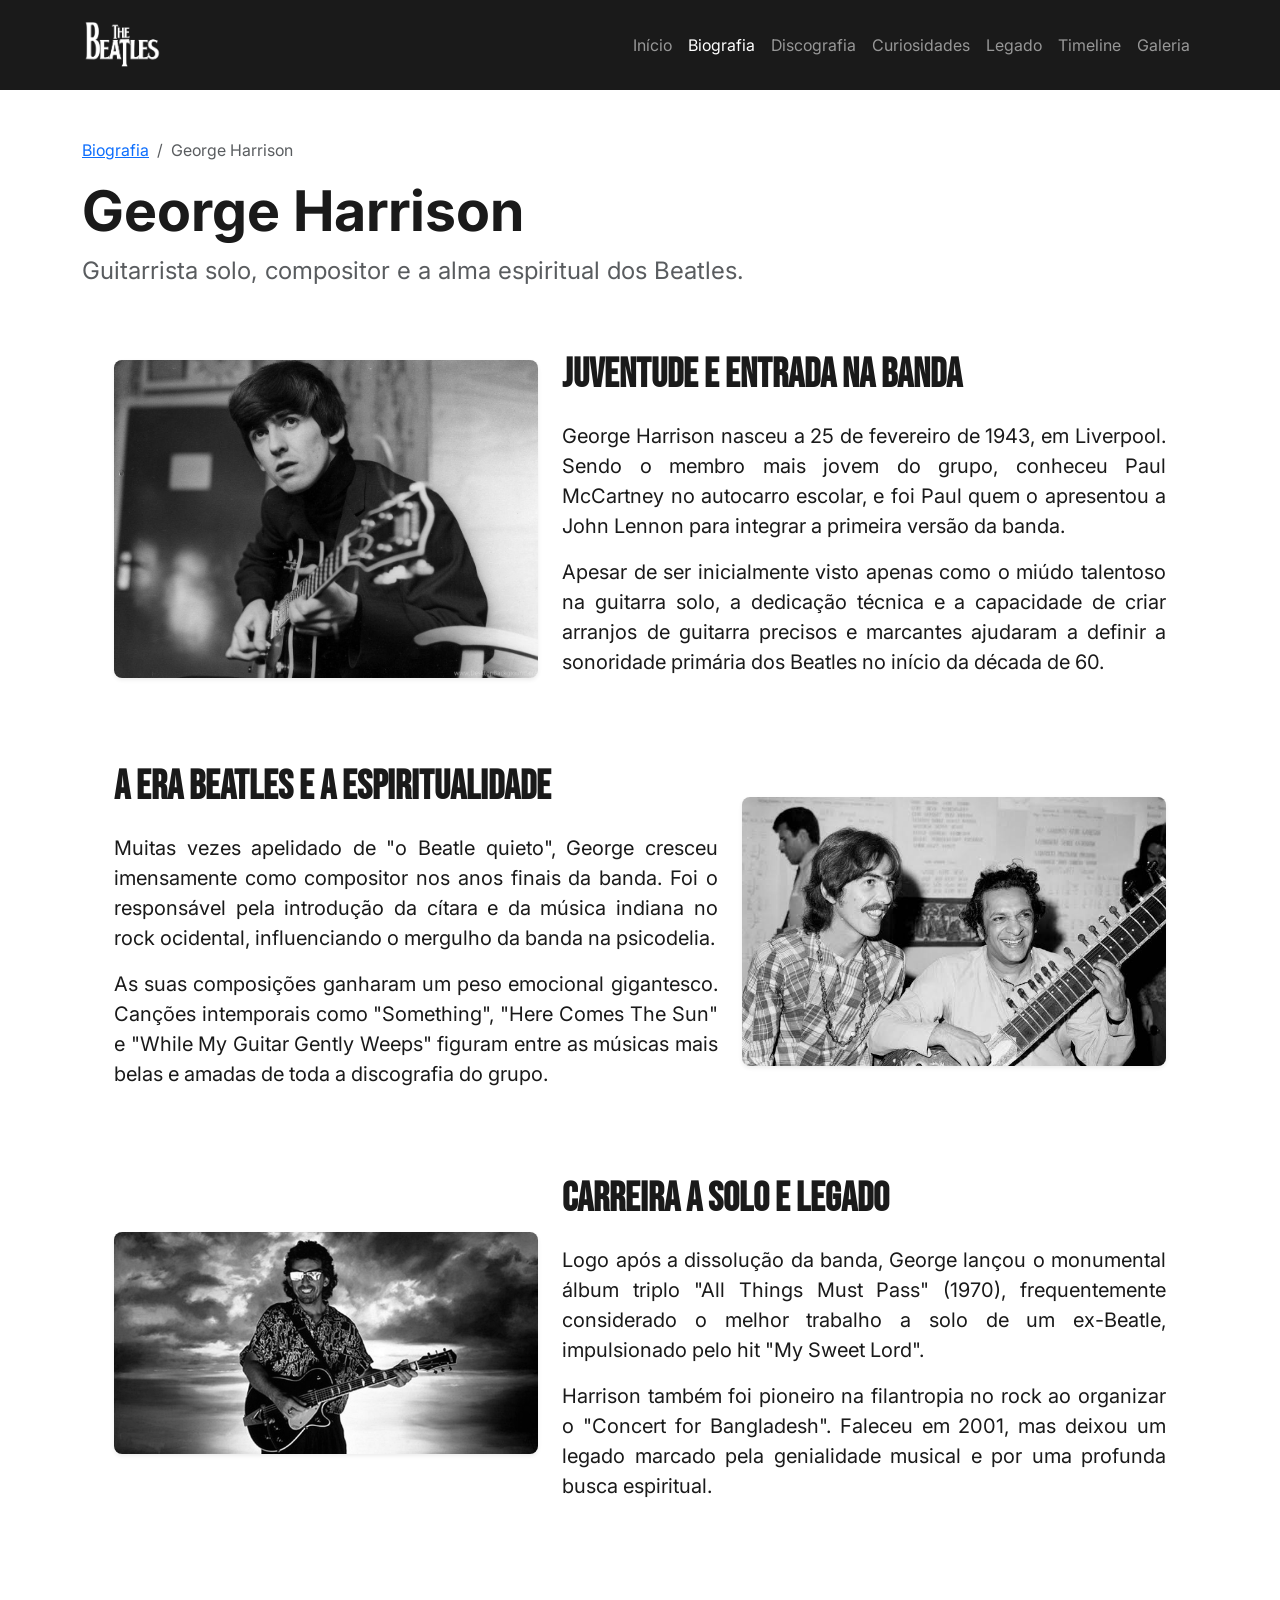
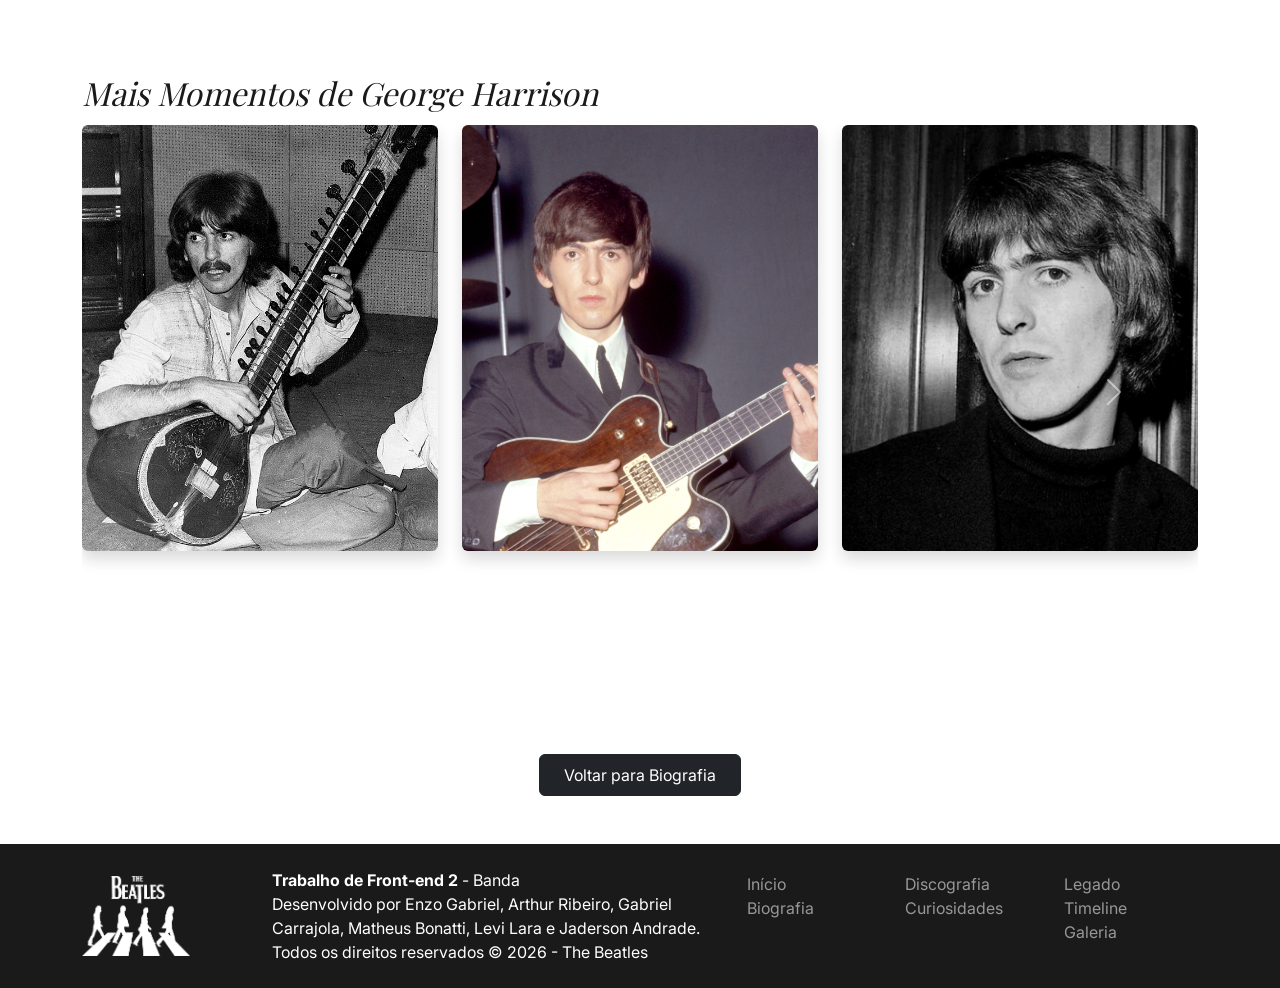
<file: george-harrison.html>
<!doctype html>
<html lang="pt-br">

<head>
  <meta charset="UTF-8" />
  <meta name="viewport" content="width=device-width, initial-scale=1.0" />
  <title>The Beatles - George Harrison</title>
  <link rel="stylesheet" href="https://cdn.jsdelivr.net/npm/bootstrap@5.3.3/dist/css/bootstrap.min.css" />
  <link rel="stylesheet" href="assets/css/style.css" />
  <link rel="icon" href="assets/img/favicon.png" />
</head>

<body>
  <!-- Início da Navbar -->
  <nav class="navbar navbar-expand-lg navbar-dark navbar-beatles sticky-top py-0">
    <div class="container">
      <!-- 1. Logo -->
      <a class="navbar-brand" href="index.html">
        <img src="assets/img/logo-branca.png" alt="The Beatles" height="80" />
      </a>

      <!-- 2. Menu Hambúrguer celular -->
      <button class="navbar-toggler" type="button" data-bs-toggle="collapse" data-bs-target="#menuNavegacao">
        <span class="navbar-toggler-icon"></span>
      </button>

      <!-- 3. Lista de Links que encolhem no celular -->
      <div class="collapse navbar-collapse" id="menuNavegacao">
        <ul class="navbar-nav ms-auto">
          <li class="nav-item">
            <a class="nav-link" href="index.html">Início</a>
          </li>
          <li class="nav-item">
            <a class="nav-link active" href="biografia.html">Biografia</a>
          </li>
          <li class="nav-item">
            <a class="nav-link" href="discografia.html">Discografia</a>
          </li>
          <li class="nav-item">
            <a class="nav-link" href="curiosidades.html">Curiosidades</a>
          </li>
          <li class="nav-item">
            <a class="nav-link" href="legado.html">Legado</a>
          </li>
          <li class="nav-item">
            <a class="nav-link" href="timeline.html">Timeline</a>
          </li>
          <li class="nav-item">
            <a class="nav-link" href="galeria.html">Galeria</a>
          </li>
        </ul>
      </div>
    </div>
  </nav>
  <!-- Fim da Navbar -->
   
  <main class="container my-5">
    <div class="mb-5">
      <ol class="breadcrumb">
        <li class="breadcrumb-item"><a href="biografia.html">Biografia</a></li>
        <li class="breadcrumb-item active" aria-current="page">
          George Harrison
        </li>
      </ol>
      <h1 class="display-4 fw-bold">George Harrison</h1>
      <p class="paragrafo fs-4 text-muted">
        Guitarrista solo, compositor e a alma espiritual dos Beatles.
      </p>
    </div>

    <section class="row align-items-center mb-5 passada">
      <div class="col-md-5 mb-4 mb-md-0">
        <img src="assets/img/George-Harrison-Portrait.jpg" alt="George Harrison jovem"
          class="img-fluid hoverzada rounded-3 shadow-sm w-100" />
      </div>
      <div class="col-md-7">
        <h2 class="titulo mb-3 fs-1">Juventude e Entrada na Banda</h2>
        <p class="paragrafo text-justificado fs-5">
          George Harrison nasceu a 25 de fevereiro de 1943, em Liverpool.
          Sendo o membro mais jovem do grupo, conheceu Paul McCartney no
          autocarro escolar, e foi Paul quem o apresentou a John Lennon para
          integrar a primeira versão da banda.
        </p>
        <p class="paragrafo text-justificado fs-5">
          Apesar de ser inicialmente visto apenas como o miúdo talentoso na
          guitarra solo, a dedicação técnica e a capacidade de criar arranjos
          de guitarra precisos e marcantes ajudaram a definir a sonoridade
          primária dos Beatles no início da década de 60.
        </p>
      </div>
    </section>

    <section class="row align-items-center mb-5 flex-md-row-reverse passada">
      <div class="col-md-5 mb-4 mb-md-0">
        <img src="assets/img/GeorgeSitar.jpeg" alt="George Harrison e Ravi Shankar com uma Sitar"
          class="img-fluid hoverzada rounded-3 shadow-sm w-100" />
      </div>
      <div class="col-md-7">
        <h2 class="titulo mb-3 fs-1">A Era Beatles e a Espiritualidade</h2>
        <p class="paragrafo text-justificado fs-5">
          Muitas vezes apelidado de "o Beatle quieto", George cresceu
          imensamente como compositor nos anos finais da banda. Foi o
          responsável pela introdução da cítara e da música indiana no rock
          ocidental, influenciando o mergulho da banda na psicodelia.
        </p>
        <p class="paragrafo text-justificado fs-5">
          As suas composições ganharam um peso emocional gigantesco. Canções
          intemporais como "Something", "Here Comes The Sun" e "While My
          Guitar Gently Weeps" figuram entre as músicas mais belas e amadas de
          toda a discografia do grupo.
        </p>
      </div>
    </section>

    <section class="row align-items-center mb-5 passada">
      <div class="col-md-5 mb-4 mb-md-0 preto-e-branco">
        <img src="assets/img/george-harrison-1987-cloud-nine-era.jpg" alt="George Harrison carreira a solo"
          class="img-fluid hoverzada rounded-3 shadow-sm w-100" />
      </div>
      <div class="col-md-7">
        <h2 class="titulo mb-3 fs-1">Carreira a Solo e Legado</h2>
        <p class="paragrafo text-justificado fs-5">
          Logo após a dissolução da banda, George lançou o monumental álbum
          triplo "All Things Must Pass" (1970), frequentemente considerado o
          melhor trabalho a solo de um ex-Beatle, impulsionado pelo hit "My
          Sweet Lord".
        </p>
        <p class="paragrafo text-justificado fs-5">
          Harrison também foi pioneiro na filantropia no rock ao organizar o
          "Concert for Bangladesh". Faleceu em 2001, mas deixou um legado
          marcado pela genialidade musical e por uma profunda busca
          espiritual.
        </p>
      </div>
    </section>
  </main>

  <!-- Seção de Carrossel de Fotos Adicionais -->
  <div class="container my-5">
    <h3 class="destaque">Mais Momentos de George Harrison</h3>

    <div id="carrosselGeorge" class="carousel slide" data-bs-ride="carousel">
      <div class="carousel-indicators">
        <button type="button" data-bs-target="#carrosselGeorge" data-bs-slide-to="0" class="active" aria-current="true"
          aria-label="Slide 1"></button>
        <button type="button" data-bs-target="#carrosselGeorge" data-bs-slide-to="1" aria-label="Slide 2"></button>
        <button type="button" data-bs-target="#carrosselGeorge" data-bs-slide-to="2" aria-label="Slide 3"></button>
      </div>

      <!-- Itens do Carrossel (3 imagens visíveis por vez usando grid do Bootstrap) -->
      <div class="carousel-inner">
        <!-- Grupo 1 (Primeiras 3 fotos) -->
        <div class="carousel-item active">
          <div class="row">
            <div class="col-md-4 passada">
              <img src="./assets/img/George-Harrison-Citar.jpg" class="d-block w-100 img-fluid rounded shadow"
                alt="George Harrison 1" />
            </div>
            <div class="col-md-4 passada">
              <img src="./assets/img/George-Harrison-Colored.jpg" class="d-block w-100 img-fluid rounded shadow"
                alt="George Harrison 2" />
            </div>
            <div class="col-md-4 passada">
              <img src="./assets/img/George-Harrison-Adult.jpg" class="d-block w-100 img-fluid rounded shadow"
                alt="George Harrison 3" />
            </div>
          </div>
        </div>

        <!-- Botões de Navegação (Avançar e Voltar) -->
        <button class="carousel-control-prev" type="button" data-bs-target="#carrosselGeorge" data-bs-slide="prev">
          <span class="carousel-control-prev-icon" aria-hidden="true"></span>
          <span class="visually-hidden">Anterior</span>
        </button>
        <button class="carousel-control-next" type="button" data-bs-target="#carrosselGeorge" data-bs-slide="next">
          <span class="carousel-control-next-icon" aria-hidden="true"></span>
          <span class="visually-hidden">Próximo</span>
        </button>
        <!-- Grupo 2 (Próximas 3 fotos - totalizando 6) -->
        <div class="carousel-item">
          <div class="row">
            <div class="col-md-4 passada">
              <img src="./assets/img/George-Garrison-Young.jpg" class="d-block w-100 img-fluid rounded shadow"
                alt="George Harrison 4" />
            </div>
            <div class="col-md-4 passada">
              <img src="./assets/img/George-Harrison-Lifetime.jpg" class="d-block w-100 img-fluid rounded shadow"
                alt="George Harrison 5" />
            </div>
            <div class="col-md-4 passada">
              <img src="./assets/img/George-Harrison-old.jpg" class="d-block w-100 img-fluid rounded shadow"
                alt="George Harrison 6" />
            </div>
          </div>
        </div>
      </div>
    </div>
  </div>

  <div class="text-center mt-5 mb-5">
    <a href="biografia.html" class="btn btn-dark px-4 py-2">Voltar para Biografia</a>
  </div>

  <!-- Início do Footer -->
  <footer class="footer-beatles">
    <div class="container">
      <div class="row align-items-center">
        <div class="col-md-2">
          <img class="img-fluid logo-footer" src="assets/img/beatles-footer-logo-branco.png"
            alt="Logo Beatles Abbey Road" />
        </div>
        <div class="col-md-5">
          <p>
            <b>Trabalho de Front-end 2</b> - Banda<br />Desenvolvido por Enzo
            Gabriel, Arthur Ribeiro, Gabriel Carrajola, Matheus Bonatti, Levi
            Lara e Jaderson Andrade.<br />Todos os direitos reservados © 2026
            - The Beatles
          </p>
        </div>
        <!-- Primeira fileira de links -->
        <div class="col-md-5">
          <div class="row">
            <div class="col-md-4">
              <ul class="list-unstyled">
                <li class="nav-item">
                  <a class="nav-link" href="index.html">Início</a>
                </li>
                <li class="nav-item">
                  <a class="nav-link" href="biografia.html">Biografia</a>
                </li>
              </ul>
            </div>
            <!-- Segunda fileira de links -->
            <div class="col-md-4">
              <ul class="list-unstyled">
                <li class="nav-item">
                  <a class="nav-link" href="discografia.html">Discografia</a>
                </li>
                <li class="nav-item">
                  <a class="nav-link" href="curiosidades.html">Curiosidades</a>
                </li>
              </ul>
            </div>
            <!-- Terceira fileira de links -->
            <div class="col-md-4">
              <ul class="list-unstyled">
                <li class="nav-item">
                  <a class="nav-link" href="legado.html">Legado</a>
                </li>
                <li class="nav-item">
                  <a class="nav-link" href="timeline.html">Timeline</a>
                </li>
                <li class="nav-item">
                  <a class="nav-link" href="galeria.html">Galeria</a>
                </li>
              </ul>
            </div>
          </div>
        </div>
      </div>
    </div>
  </footer>
  <!-- Fim do Footer -->
  <script src="https://cdn.jsdelivr.net/npm/bootstrap@5.3.3/dist/js/bootstrap.bundle.min.js"></script>
</body>

</html>
</file>
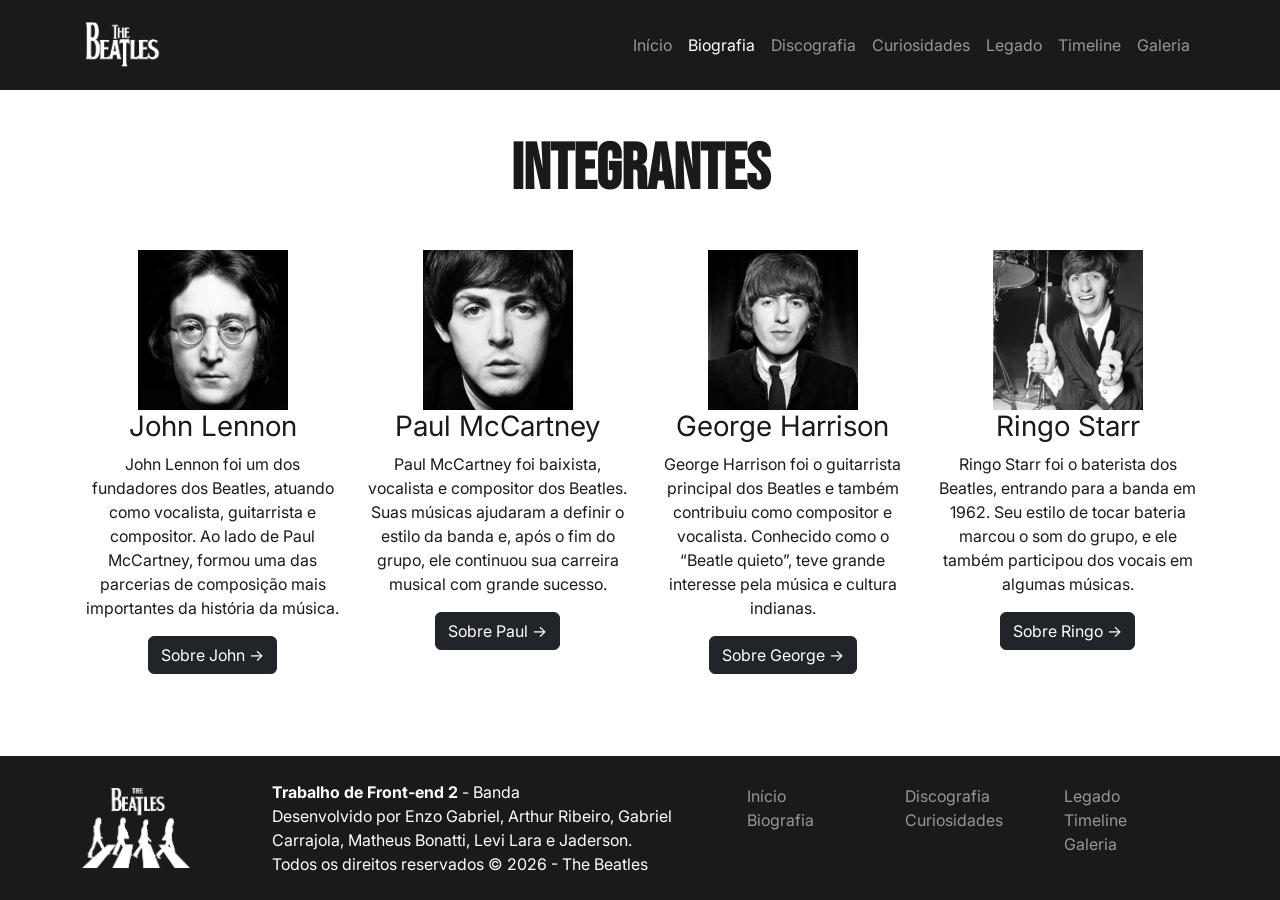
<file: integrantes.html>
<!DOCTYPE html>
<html lang="pt-br">

<head>
    <meta charset="UTF-8">
    <meta name="viewport" content="width=device-width, initial-scale=1.0">
    <title>The Beatles - Integrantes</title>
    <link rel="stylesheet" href="https://cdn.jsdelivr.net/npm/bootstrap@5.3.3/dist/css/bootstrap.min.css">
    <link rel="stylesheet" href="assets/css/style.css">
    <link rel="icon" href="assets/img/favicon.png">
</head>

<body>
    <!-- Início da Navbar -->
    <nav class="navbar navbar-expand-lg navbar-dark navbar-beatles sticky-top py-0">
        <div class="container">

            <!-- 1. Logo -->
            <a class="navbar-brand" href="index.html">
                <img src="assets/img/logo-branca.png" alt="The Beatles" height="80">
            </a>

            <!-- 2. Menu Hambúrguer celular -->
            <button class="navbar-toggler" type="button" data-bs-toggle="collapse" data-bs-target="#menuNavegacao">
                <span class="navbar-toggler-icon"></span>
            </button>

            <!-- 3. Lista de Links que encolhem no celular -->
            <div class="collapse navbar-collapse" id="menuNavegacao">
                <ul class="navbar-nav ms-auto">
                    <li class="nav-item">
                        <a class="nav-link " href="index.html">Início</a>
                    </li>
                    <li class="nav-item">
                        <a class="nav-link active" href="biografia.html">Biografia</a>
                    </li>
                    <li class="nav-item">
                        <a class="nav-link" href="discografia.html">Discografia</a>
                    </li>
                    <li class="nav-item">
                        <a class="nav-link" href="curiosidades.html">Curiosidades</a>
                    </li>
                    <li class="nav-item">
                        <a class="nav-link" href="legado.html">Legado</a>
                    </li>
                    <li class="nav-item">
                        <a class="nav-link" href="timeline.html">Timeline</a>
                    </li>
                    <li class="nav-item">
                        <a class="nav-link" href="galeria.html">Galeria</a>
                    </li>
                </ul>
            </div>

        </div>
    </nav>
    <!-- Fim da Navbar -->


    <p class="titulo" style="text-align: center; margin-top: 2rem;">
        Integrantes
    </p>

    <section class="container">
        <div class="row justify-content-center">

            <div class="col-md-3 text-center">
                <img class="img-fluid" src="assets/img/John Lennon.png" alt="">

                <h3>John Lennon</h3>
                <p>John Lennon foi um dos fundadores dos Beatles, atuando como vocalista, guitarrista e
                    compositor. Ao
                    lado de Paul McCartney, formou uma das parcerias de composição mais importantes da história da
                    música.</p>
                <a class="btn btn-dark ms-auto" href="jonh-lennon.html" role="button">Sobre John →</a>
            </div>



            <div class=" col-md-3 text-center">
                <img class="img-fluid" src="assets/img/Paul McCartney.png" alt="">

                <h3>Paul McCartney</h3>
                <p>Paul McCartney foi baixista, vocalista e compositor dos Beatles. Suas músicas
                    ajudaram a definir o
                    estilo da banda e, após o fim do grupo, ele continuou sua carreira musical com grande sucesso.</p>
                <a class="btn btn-dark ms-auto" href="jonh-lennon.html" role="button">Sobre Paul →</a>
            </div>


            <div class="col-md-3 text-center">
                <img class="img-fluid" src="assets/img/George Harrison.png" alt="">

                <h3>George Harrison</h3>
                <p>George Harrison foi o guitarrista principal dos Beatles e também contribuiu como
                    compositor e
                    vocalista. Conhecido como o “Beatle quieto”, teve grande interesse pela música e cultura indianas.
                </p>
                <a class="btn btn-dark ms-auto" href="jonh-lennon.html" role="button">Sobre George →</a>
            </div>

            <div class="col-md-3 text-center">
                <img src="assets/img/ringo starr.png" alt="">

                <h3>Ringo Starr</h3>
                <p>Ringo Starr foi o baterista dos Beatles, entrando para a banda em 1962. Seu estilo de 
                    tocar bateria
                    marcou o som do grupo, e ele também participou dos vocais em algumas músicas.</p>
                <a class="btn btn-dark ms-auto" href="jonh-lennon.html" role="button">Sobre Ringo →</a>
            </div>

        </div>
    </section>


    <!-- Início do Footer -->
    <footer class="footer-beatles">
        <div class="container">
            <div class="row align-items-center">
                <div class="col-md-2">
                    <img class="img-fluid logo-footer" src="assets/img/beatles-footer-logo-branco.png"
                        alt="Logo Beatles Abbey Road">
                </div>
                <div class="col-md-5">
                    <p><b>Trabalho de Front-end 2</b> - Banda<br>Desenvolvido por Enzo Gabriel, Arthur Ribeiro, Gabriel
                        Carrajola, Matheus Bonatti, Levi Lara e Jaderson.<br>Todos os direitos reservados © 2026 - The
                        Beatles</p>
                </div>
                <!-- Primeira fileira de links -->
                <div class="col-md-5">
                    <div class="row">
                        <div class="col-md-4">
                            <ul class="list-unstyled">
                                <li class="nav-item">
                                    <a class="nav-link" href="index.html">Início</a>
                                </li>
                                <li class="nav-item">
                                    <a class="nav-link" href="biografia.html">Biografia</a>
                                </li>
                            </ul>
                        </div>
                        <!-- Segunda fileira de links -->
                        <div class="col-md-4">
                            <ul class="list-unstyled">
                                <li class="nav-item">
                                    <a class="nav-link" href="discografia.html">Discografia</a>
                                </li>
                                <li class="nav-item">
                                    <a class="nav-link" href="curiosidades.html">Curiosidades</a>
                                </li>
                            </ul>
                        </div>
                        <!-- Terceira fileira de links -->
                        <div class="col-md-4">
                            <ul class="list-unstyled">
                                <li class="nav-item">
                                    <a class="nav-link" href="legado.html">Legado</a>
                                </li>
                                <li class="nav-item">
                                    <a class="nav-link" href="timeline.html">Timeline</a>
                                </li>
                                <li class="nav-item">
                                    <a class="nav-link" href="galeria.html">Galeria</a>
                                </li>
                            </ul>
                        </div>
                    </div>
                </div>
            </div>
        </div>
    </footer>
    <!-- Fim do Footer -->

</body>

</html>
</file>
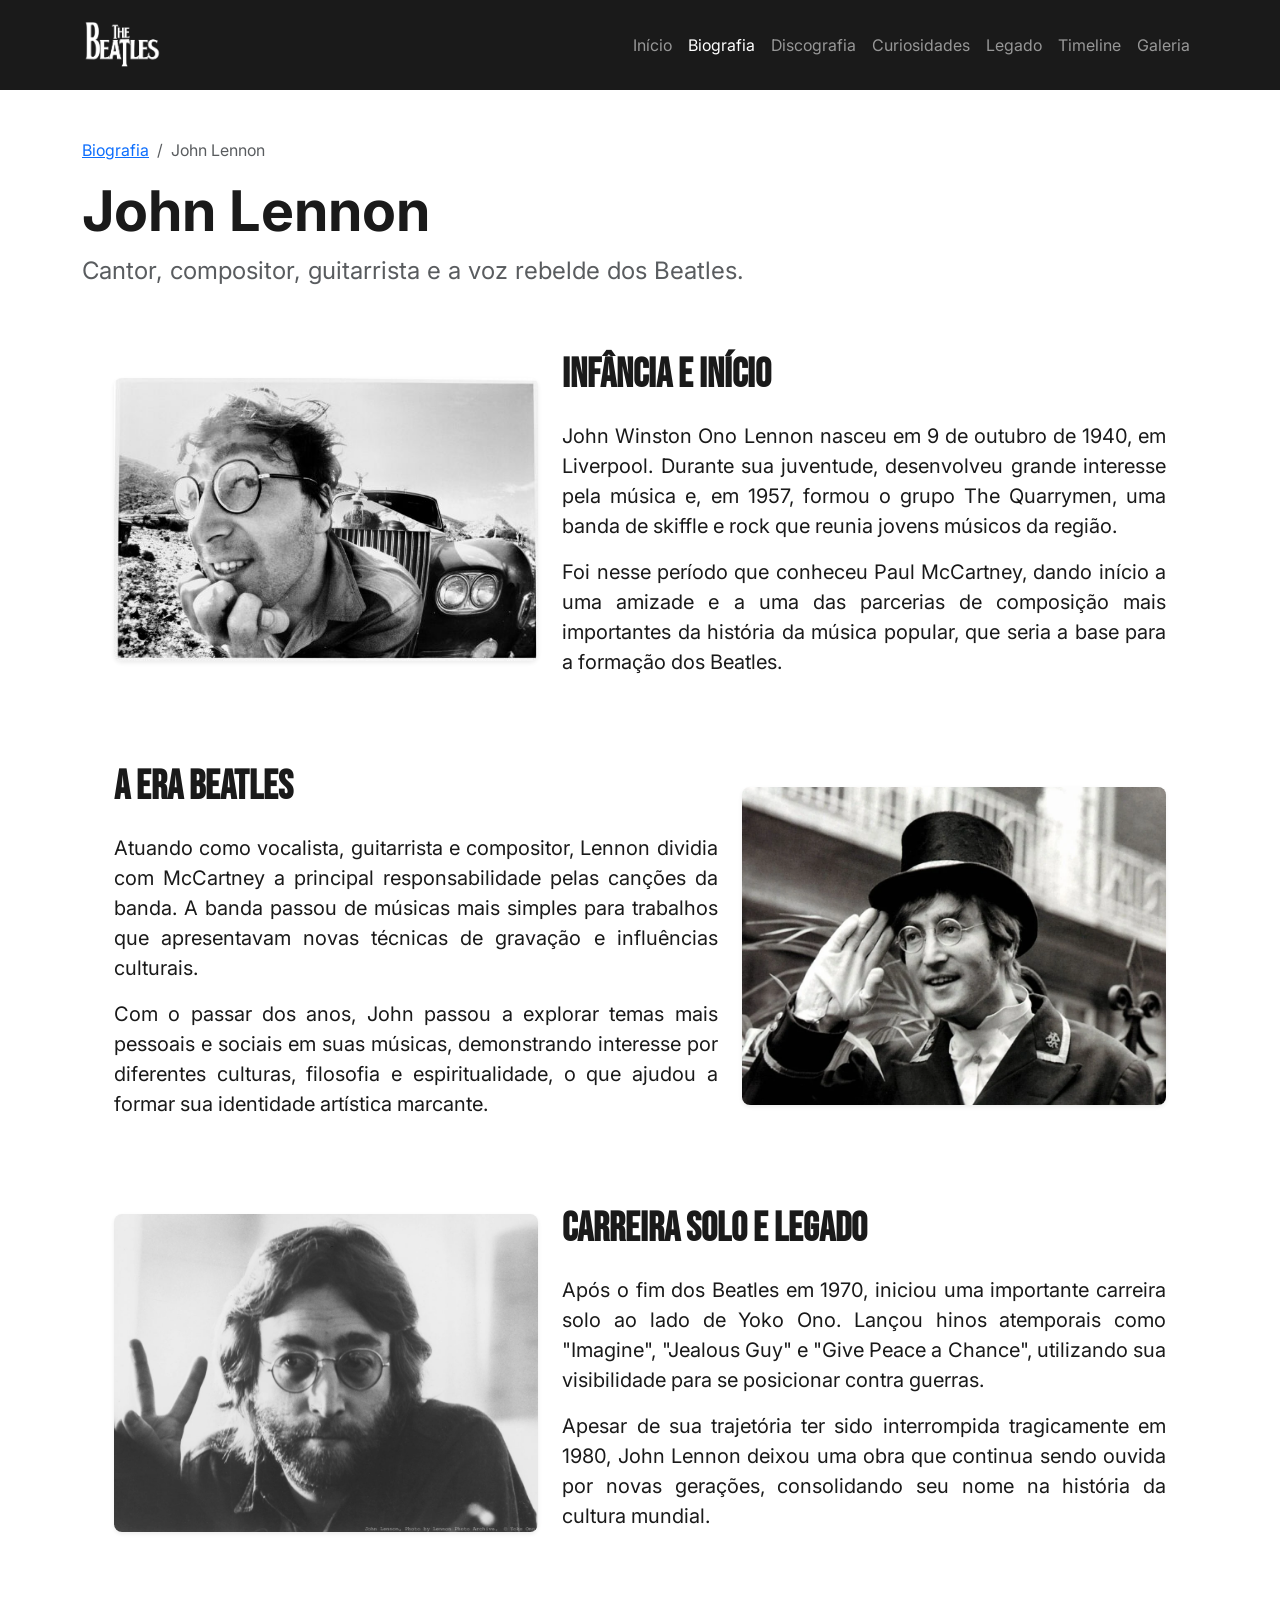
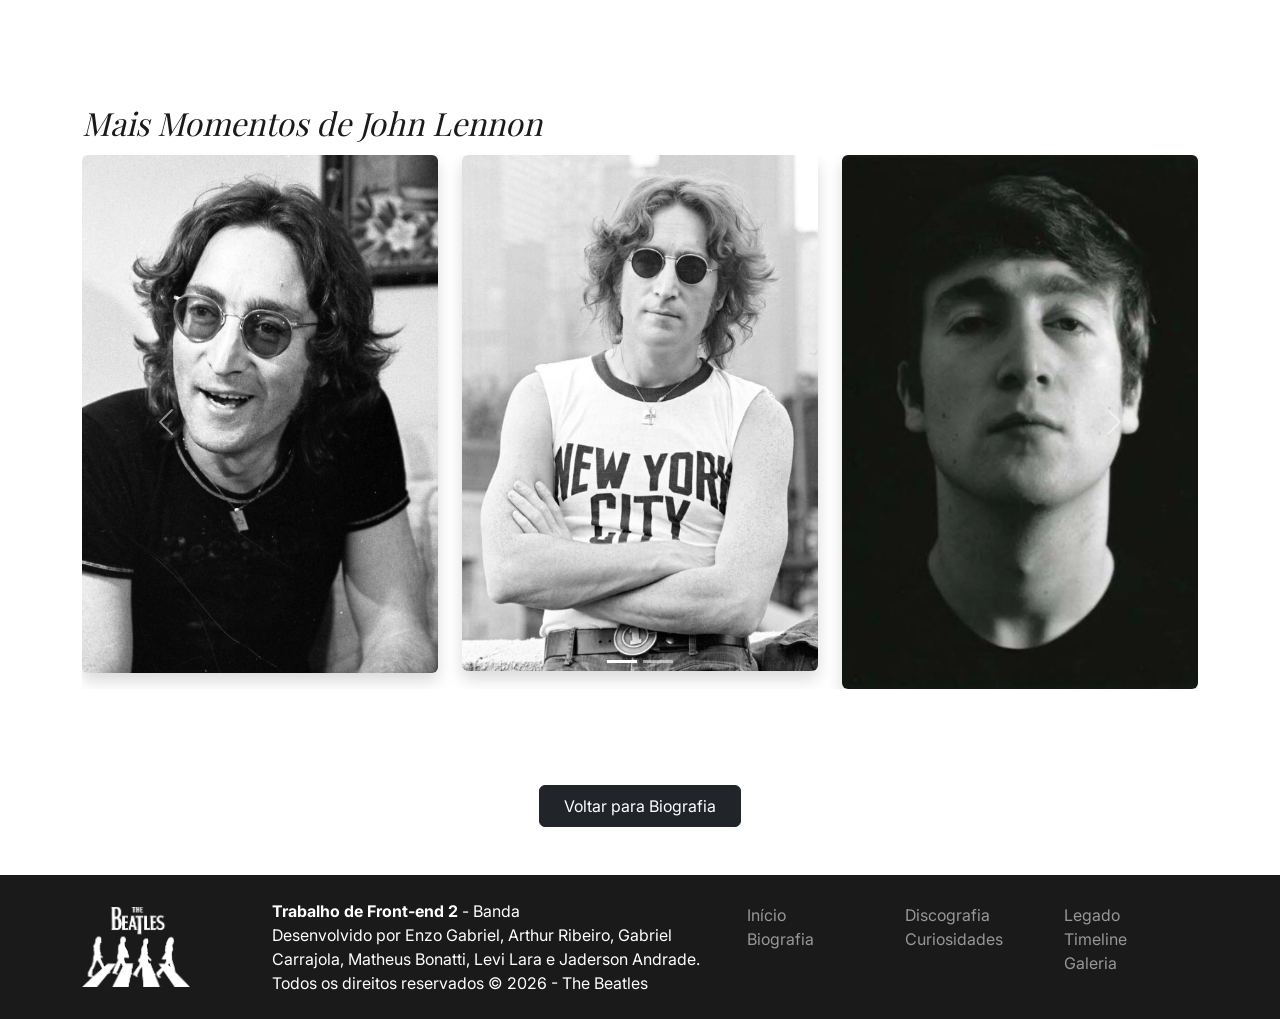
<file: jonh-lennon.html>
<!doctype html>
<html lang="pt-br">

<head>
  <meta charset="UTF-8" />
  <meta name="viewport" content="width=device-width, initial-scale=1.0" />
  <title>The Beatles - John Lennon</title>
  <link rel="stylesheet" href="https://cdn.jsdelivr.net/npm/bootstrap@5.3.3/dist/css/bootstrap.min.css" />
  <link rel="stylesheet" href="assets/css/style.css" />
  <link rel="icon" href="assets/img/favicon.png" />
</head>

<body>
  <!-- Início da Navbar -->
  <nav class="navbar navbar-expand-lg navbar-dark navbar-beatles sticky-top py-0">
    <div class="container">
      <!-- 1. Logo -->
      <a class="navbar-brand" href="index.html">
        <img src="assets/img/logo-branca.png" alt="The Beatles" height="80" />
      </a>

      <!-- 2. Menu Hambúrguer celular -->
      <button class="navbar-toggler" type="button" data-bs-toggle="collapse" data-bs-target="#menuNavegacao">
        <span class="navbar-toggler-icon"></span>
      </button>

      <!-- 3. Lista de Links que encolhem no celular -->
      <div class="collapse navbar-collapse" id="menuNavegacao">
        <ul class="navbar-nav ms-auto">
          <li class="nav-item">
            <a class="nav-link" href="index.html">Início</a>
          </li>
          <li class="nav-item">
            <a class="nav-link active" href="biografia.html">Biografia</a>
          </li>
          <li class="nav-item">
            <a class="nav-link" href="discografia.html">Discografia</a>
          </li>
          <li class="nav-item">
            <a class="nav-link" href="curiosidades.html">Curiosidades</a>
          </li>
          <li class="nav-item">
            <a class="nav-link" href="legado.html">Legado</a>
          </li>
          <li class="nav-item">
            <a class="nav-link" href="timeline.html">Timeline</a>
          </li>
          <li class="nav-item">
            <a class="nav-link" href="galeria.html">Galeria</a>
          </li>
        </ul>
      </div>
    </div>
  </nav>
  <!-- Fim da Navbar -->

  <!-- Conteúdo Principal -->
  <main class="container my-5">
    <div class=" mb-5">
      <ol class="breadcrumb">
        <li class="breadcrumb-item"><a href="biografia.html">Biografia</a></li>
        <li class="breadcrumb-item active" aria-current="page">John Lennon</li>
      </ol>

      <h1 class="display-4 fw-bold">John Lennon</h1>
      <p class="paragrafo fs-4 text-muted">Cantor, compositor, guitarrista e a voz rebelde dos Beatles.</p>
    </div>

    <section class="row align-items-center mb-5 passada">
      <div class="col-md-5 mb-4 mb-md-0">
        <img src="assets/img/johnkkkk.jpeg" alt="John Lennon jovem"
          class="img-fluid hoverzada rounded-3 shadow-sm w-100">
      </div>
      <div class="col-md-7">
        <h2 class="titulo mb-3 fs-1">Infância e Início</h2>
        <p class="paragrafo text-justificado fs-5">
          John Winston Ono Lennon nasceu em 9 de outubro de 1940, em Liverpool. Durante sua juventude, desenvolveu
          grande interesse pela música e, em 1957, formou o grupo The Quarrymen, uma banda de skiffle e rock que reunia
          jovens músicos da região.
        </p>
        <p class="paragrafo text-justificado fs-5">
          Foi nesse período que conheceu Paul McCartney, dando início a uma amizade e a uma das parcerias de composição
          mais importantes da história da música popular, que seria a base para a formação dos Beatles.
        </p>
      </div>
    </section>

    <section class="row align-items-center mb-5 flex-md-row-reverse passada">
      <div class="col-md-5 mb-4 mb-md-0">
        <img src="assets/img/John-Lennon-john-lennon-31566014-1024-768.webp" alt="John Lennon nos Beatles"
          class="img-fluid hoverzada rounded-3 shadow-sm w-100">
      </div>
      <div class="col-md-7">
        <h2 class="titulo mb-3 fs-1">A Era Beatles</h2>
        <p class="paragrafo text-justificado fs-5">
          Atuando como vocalista, guitarrista e compositor, Lennon dividia com McCartney a principal responsabilidade
          pelas canções da banda. A banda passou de músicas mais simples para trabalhos que apresentavam novas técnicas
          de gravação e influências culturais.
        </p>
        <p class="paragrafo text-justificado fs-5">
          Com o passar dos anos, John passou a explorar temas mais pessoais e sociais em suas músicas, demonstrando
          interesse por diferentes culturas, filosofia e espiritualidade, o que ajudou a formar sua identidade artística
          marcante.
        </p>
      </div>
    </section>

    <section class="row align-items-center mb-5 passada">
      <div class="col-md-5 mb-4 mb-md-0 preto-e-branco">
        <img src="assets/img/johnpeace.jpg" alt="John Lennon carreira solo"
          class="img-fluid hoverzada rounded-3 shadow-sm w-100">
      </div>
      <div class="col-md-7">
        <h2 class="titulo mb-3 fs-1">Carreira Solo e Legado</h2>
        <p class="paragrafo text-justificado fs-5">
          Após o fim dos Beatles em 1970, iniciou uma importante carreira solo ao lado de Yoko Ono. Lançou hinos
          atemporais como "Imagine", "Jealous Guy" e "Give Peace a Chance", utilizando sua visibilidade para se
          posicionar contra guerras.
        </p>
        <p class="paragrafo text-justificado fs-5">
          Apesar de sua trajetória ter sido interrompida tragicamente em 1980, John Lennon deixou uma obra que continua
          sendo ouvida por novas gerações, consolidando seu nome na história da cultura mundial.
        </p>
      </div>
    </section>
  </main>

  <!-- Seção de Carrossel de Fotos Adicionais -->
  <div class="container my-5">
    <h3 class="destaque">Mais Momentos de John Lennon</h3>

    <div id="carrosselJohn" class="carousel slide" data-bs-ride="carousel">
      <div class="carousel-indicators">
        <button type="button" data-bs-target="#carrosselJohn" data-bs-slide-to="0" class="active" aria-current="true"
          aria-label="Slide 1"></button>
        <button type="button" data-bs-target="#carrosselJohn" data-bs-slide-to="1" aria-label="Slide 2"></button>
      </div>

      <div class="carousel-inner">
        <div class="carousel-item active">
          <div class="row">
            <div class="col-md-4 passada"><img src="./assets/img/john-galeria-1.jpg"
                class="d-block w-100 img-fluid rounded shadow" alt="Foto 1" /></div>
            <div class="col-md-4 passada"><img src="./assets/img/john-galeria-2.webp"
                class="d-block w-100 img-fluid rounded shadow" alt="Foto 2" /></div>
            <div class="col-md-4 passada"><img src="./assets/img/john-galeria-3.webp"
                class="d-block w-100 img-fluid rounded shadow" alt="Foto 3" /></div>
          </div>
        </div>
        <div class="carousel-item">
          <div class="row">
            <div class="col-md-4 passada"><img src="./assets/img/john-galeria-4.webp"
                class="d-block w-100 img-fluid rounded shadow" alt="Foto 4" /></div>
            <div class="col-md-4 passada"><img src="./assets/img/john-galeria-5.webp"
                class="d-block w-100 img-fluid rounded shadow" alt="Foto 5" /></div>
            <div class="col-md-4 passada"><img src="./assets/img/john-galeria-6.jpg"
                class="d-block w-100 img-fluid rounded shadow" alt="Foto 6" /></div>
          </div>
        </div>
      </div>

      <button class="carousel-control-prev" type="button" data-bs-target="#carrosselJohn" data-bs-slide="prev">
        <span class="carousel-control-prev-icon" aria-hidden="true"></span>
        <span class="visually-hidden">Anterior</span>
      </button>
      <button class="carousel-control-next" type="button" data-bs-target="#carrosselJohn" data-bs-slide="next">
        <span class="carousel-control-next-icon" aria-hidden="true"></span>
        <span class="visually-hidden">Próximo</span>
      </button>
    </div>
  </div>

  <div class="text-center mt-5 mb-5">
    <a href="biografia.html" class="btn btn-dark px-4 py-2">Voltar para Biografia</a>
  </div>

  <!-- Início do Footer -->
  <footer class="footer-beatles">
    <div class="container">
      <div class="row align-items-center">
        <div class="col-md-2">
          <img class="img-fluid logo-footer" src="assets/img/beatles-footer-logo-branco.png" alt="Logo Beatles" />
        </div>
        <div class="col-md-5">
          <p>
            <b>Trabalho de Front-end 2</b> - Banda<br />Desenvolvido por Enzo Gabriel, Arthur Ribeiro, Gabriel
            Carrajola, Matheus Bonatti, Levi Lara e Jaderson Andrade.<br />Todos os direitos reservados © 2026 - The
            Beatles
          </p>
        </div>
        <div class="col-md-5">
          <div class="row">
            <div class="col-md-4">
              <ul class="list-unstyled">
                <li class="nav-item"><a class="nav-link" href="index.html">Início</a></li>
                <li class="nav-item"><a class="nav-link" href="biografia.html">Biografia</a></li>
              </ul>
            </div>
            <div class="col-md-4">
              <ul class="list-unstyled">
                <li class="nav-item"><a class="nav-link" href="discografia.html">Discografia</a></li>
                <li class="nav-item"><a class="nav-link" href="curiosidades.html">Curiosidades</a></li>
              </ul>
            </div>
            <div class="col-md-4">
              <ul class="list-unstyled">
                <li class="nav-item"><a class="nav-link" href="legado.html">Legado</a></li>
                <li class="nav-item"><a class="nav-link" href="timeline.html">Timeline</a></li>
                <li class="nav-item"><a class="nav-link" href="galeria.html">Galeria</a></li>
              </ul>
            </div>
          </div>
        </div>
      </div>
    </div>
  </footer>
  <script src="https://cdn.jsdelivr.net/npm/bootstrap@5.3.3/dist/js/bootstrap.bundle.min.js"></script>
</body>

</html>
</file>
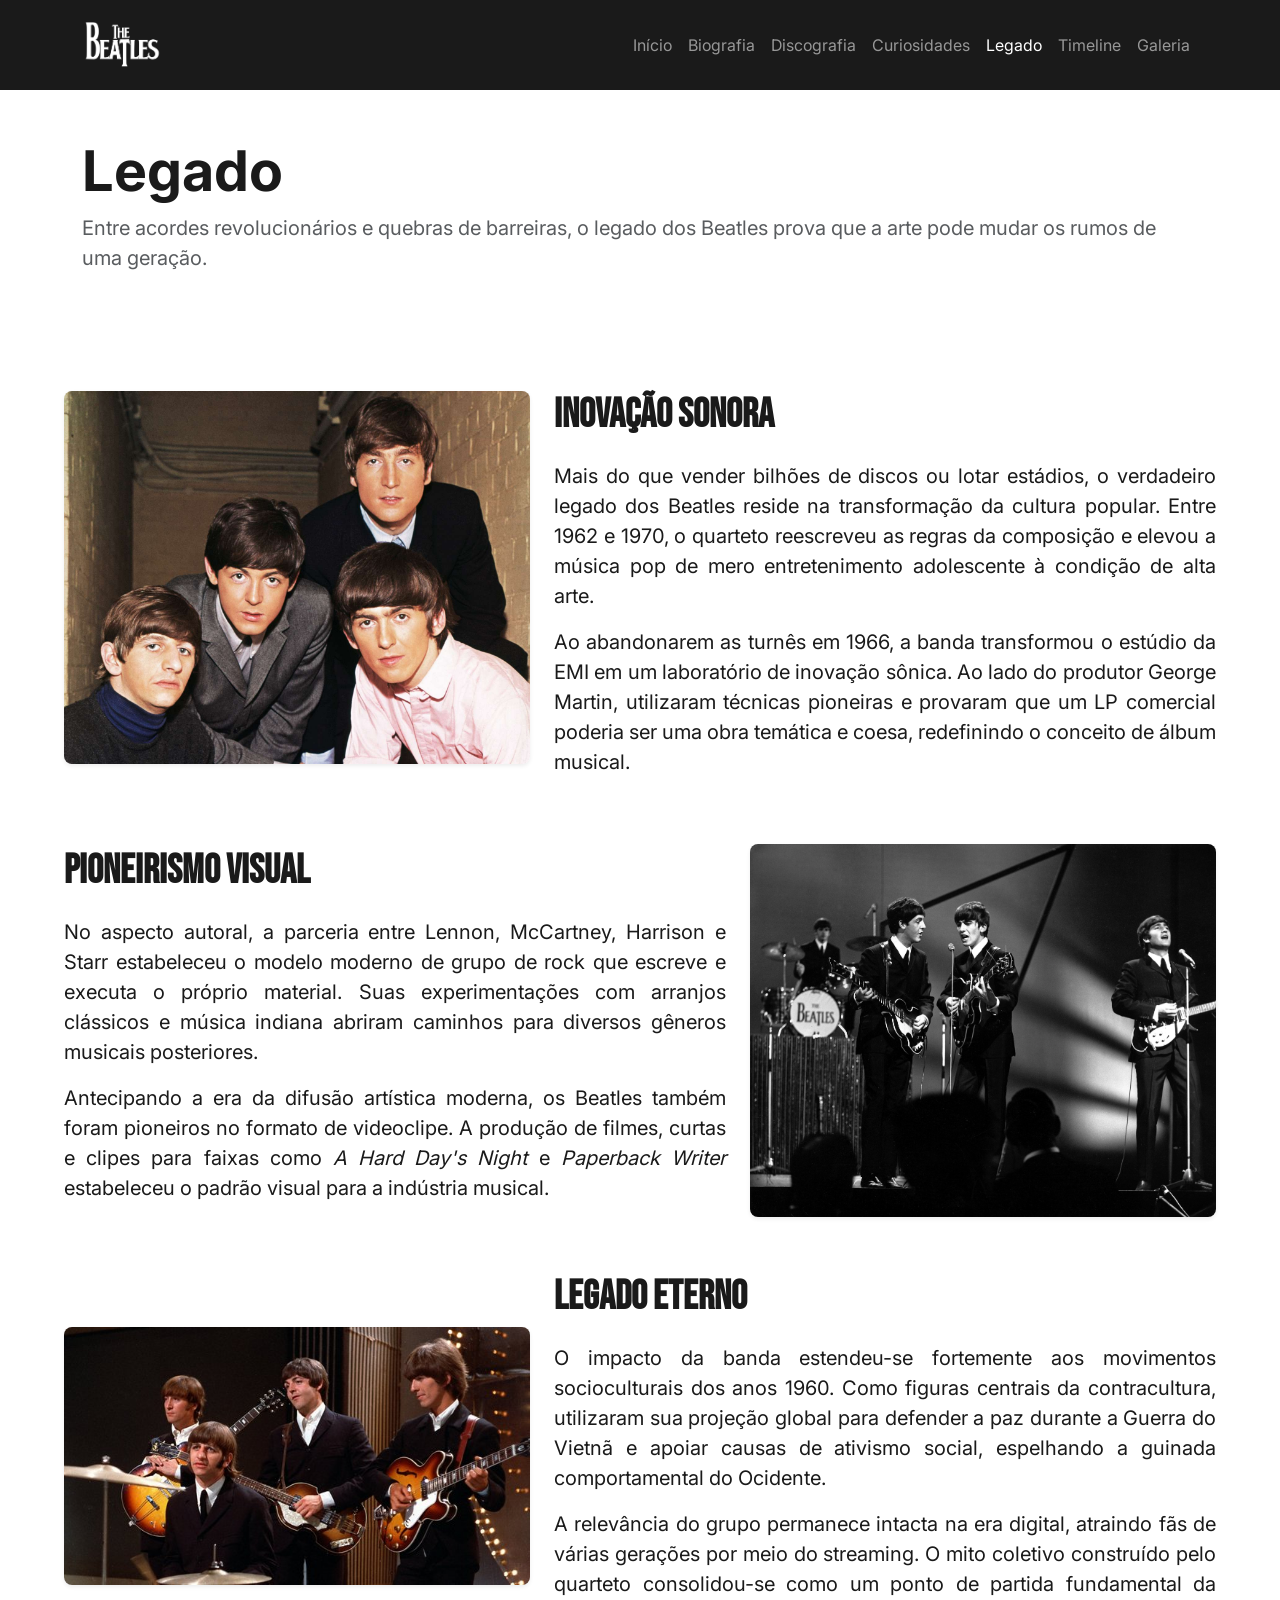
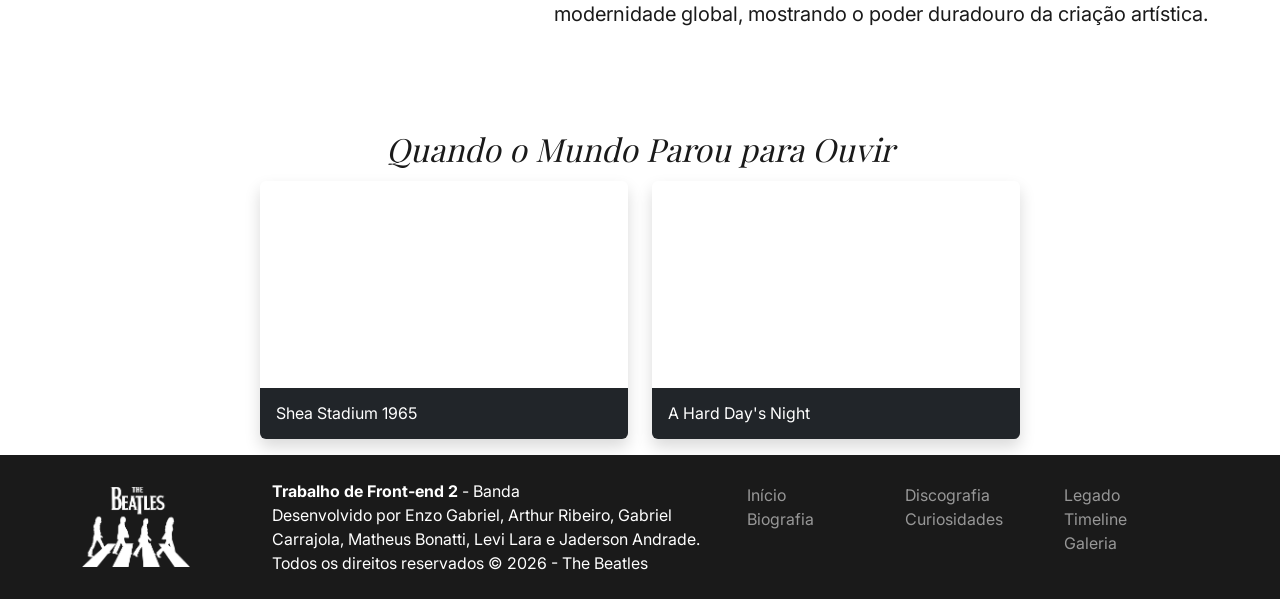
<file: legado.html>
<!doctype html>
<html lang="pt-br">
  <head>
    <meta charset="UTF-8" />
    <meta name="viewport" content="width=device-width, initial-scale=1.0" />
    <title>The Beatles - Legado</title>
    <link
      rel="stylesheet"
      href="https://cdn.jsdelivr.net/npm/bootstrap@5.3.3/dist/css/bootstrap.min.css"
    />
    <link rel="stylesheet" href="assets/css/style.css" />
    <link rel="icon" href="assets/img/favicon.png" />
  </head>

  <body>
    <!-- Início da Navbar -->
    <nav
      class="navbar navbar-expand-lg navbar-dark navbar-beatles sticky-top py-0"
    >
      <div class="container">
        <!-- 1. Logo -->
        <a class="navbar-brand" href="index.html">
          <img src="assets/img/logo-branca.png" alt="The Beatles" height="80" />
        </a>

        <!-- 2. Menu Hambúrguer celular -->
        <button
          class="navbar-toggler"
          type="button"
          data-bs-toggle="collapse"
          data-bs-target="#menuNavegacao"
        >
          <span class="navbar-toggler-icon"></span>
        </button>

        <!-- 3. Lista de Links que encolhem no celular -->
        <div class="collapse navbar-collapse" id="menuNavegacao">
          <ul class="navbar-nav ms-auto">
            <li class="nav-item">
              <a class="nav-link" href="index.html">Início</a>
            </li>
            <li class="nav-item">
              <a class="nav-link" href="biografia.html">Biografia</a>
            </li>
            <li class="nav-item">
              <a class="nav-link" href="discografia.html">Discografia</a>
            </li>
            <li class="nav-item">
              <a class="nav-link" href="curiosidades.html">Curiosidades</a>
            </li>
            <li class="nav-item">
              <a class="nav-link active" href="legado.html">Legado</a>
            </li>
            <li class="nav-item">
              <a class="nav-link" href="timeline.html">Timeline</a>
            </li>
            <li class="nav-item">
              <a class="nav-link" href="galeria.html">Galeria</a>
            </li>
          </ul>
        </div>
      </div>
    </nav>
    <!-- Fim da Navbar -->

    <!--Código começa aqui-->
    <main class="container my-5">
      <div class="mb-5">
        <h1 class="display-4 fw-bold">Legado</h1>
        <p class="lead text-muted">
          Entre acordes revolucionários e quebras de barreiras, o legado dos
          Beatles prova que a arte pode mudar os rumos de uma geração.
        </p>
      </div>
    </main>
    <section>
      <div class="card-body">
        <div class="row align-items-center mb-5 passada">
          <div class="col-md-5 mb-4 md-md-0">
            <img
              src="./assets/img/Beatles-group-2.jpg"
              alt="The Beatles"
              class="img-fluid hoverzada rounded-3 shadow-sm w-100"
            />
          </div>
          <div class="col-md-7">
            <h2 class="titulo mb-3 fs-1">Inovação Sonora</h2>
            <p class="paragrafo text-justificado fs-5">
              Mais do que vender bilhões de discos ou lotar estádios, o
              verdadeiro legado dos Beatles reside na transformação da cultura
              popular. Entre 1962 e 1970, o quarteto reescreveu as regras da
              composição e elevou a música pop de mero entretenimento
              adolescente à condição de alta arte.
            </p>
            <p class="paragrafo text-justificado fs-5">
              Ao abandonarem as turnês em 1966, a banda transformou o estúdio da
              EMI em um laboratório de inovação sônica. Ao lado do produtor
              George Martin, utilizaram técnicas pioneiras e provaram que um LP
              comercial poderia ser uma obra temática e coesa, redefinindo o
              conceito de álbum musical.
            </p>
          </div>
        </div>

        <div class="row align-items-center mb-5 flex-md-row-reverse passada">
          <div class="col-md-5 mb-4 mb-md-0">
            <img
              src="./assets/img/Beatles-group-4.webp"
              alt="The Beatles"
              class="img-fluid hoverzada rounded-3 shadow-sm w-100"
            />
          </div>
          <div class="col-md-7">
            <h2 class="titulo mb-3 fs-1">Pioneirismo Visual</h2>
            <p class="paragrafo text-justificado fs-5">
              No aspecto autoral, a parceria entre Lennon, McCartney, Harrison e
              Starr estabeleceu o modelo moderno de grupo de rock que escreve e
              executa o próprio material. Suas experimentações com arranjos
              clássicos e música indiana abriram caminhos para diversos gêneros
              musicais posteriores.
            </p>
            <p class="paragrafo text-justificado fs-5">
              Antecipando a era da difusão artística moderna, os Beatles também
              foram pioneiros no formato de videoclipe. A produção de filmes,
              curtas e clipes para faixas como
              <em>A Hard Day's Night</em> e
              <em>Paperback Writer</em> estabeleceu o padrão visual para a
              indústria musical.
            </p>
          </div>
        </div>

        <div class="row align-items-center mb-5 passada">
          <div class="col-md-5 mb-4 mb-md-0">
            <img
              src="./assets/img/Beatles-group-6.jpg"
              alt="The Beatles"
              class="img-fluid hoverzada rounded-3 shadow-sm w-100"
            />
          </div>
          <div class="col-md-7">
            <h2 class="titulo mb-3 fs-1">Legado Eterno</h2>
            <p class="paragrafo text-justificado fs-5">
              O impacto da banda estendeu-se fortemente aos movimentos
              socioculturais dos anos 1960. Como figuras centrais da
              contracultura, utilizaram sua projeção global para defender a paz
              durante a Guerra do Vietnã e apoiar causas de ativismo social,
              espelhando a guinada comportamental do Ocidente.
            </p>
            <p class="paragrafo text-justificado fs-5">
              A relevância do grupo permanece intacta na era digital, atraindo
              fãs de várias gerações por meio do streaming. O mito coletivo
              construído pelo quarteto consolidou-se como um ponto de partida
              fundamental da modernidade global, mostrando o poder duradouro da
              criação artística.
            </p>
          </div>
        </div>
        <!--Video Clipe dos Beatles-->
        <h2 class="destaque text-center bt-legado">
          Quando o Mundo Parou para Ouvir
        </h2>
        <div class="row g-4 justify-content-center">
          <div class="col-lg-4 col-md-6 col-12 passada">
            <div class="card-video shadow rounded overflow-hidden">
              <div class="ratio ratio-16x9">
                <iframe
                  src="https://www.youtube.com/embed/jInxwU27G30"
                  title="Videoclipe 1"
                  allowfullscreen
                >
                </iframe>
              </div>
              <div class="p-3 bg-dark text-white">
                <h5 class="mb-0 fs-6">Shea Stadium 1965</h5>
              </div>
            </div>
          </div>
          <div class="col-lg-4 col-md-6 col-12 passada">
            <div class="card-video shadow rounded overflow-hidden">
              <div class="ratio ratio-16x9">
                <iframe
                  src="https://www.youtube.com/embed/Pbg8T9r1DiQ"
                  title="Videoclipe 1"
                  allowfullscreen
                >
                </iframe>
              </div>
              <div class="p-3 bg-dark text-white">
                <h5 class="mb-0 fs-6">A Hard Day's Night</h5>
              </div>
            </div>
          </div>
        </div>
      </div>
    </section>

    <!-- Início do Footer -->
    <footer class="footer-beatles">
      <div class="container">
        <div class="row align-items-center">
          <div class="col-md-2">
            <img
              class="img-fluid logo-footer"
              src="assets/img/beatles-footer-logo-branco.png"
              alt="Logo Beatles Abbey Road"
            />
          </div>
          <div class="col-md-5">
            <p>
              <b>Trabalho de Front-end 2</b> - Banda<br />Desenvolvido por Enzo
              Gabriel, Arthur Ribeiro, Gabriel Carrajola, Matheus Bonatti, Levi
              Lara e Jaderson Andrade.<br />Todos os direitos reservados © 2026
              - The Beatles
            </p>
          </div>
          <!-- Primeira fileira de links -->
          <div class="col-md-5">
            <div class="row">
              <div class="col-md-4">
                <ul class="list-unstyled">
                  <li class="nav-item">
                    <a class="nav-link" href="index.html">Início</a>
                  </li>
                  <li class="nav-item">
                    <a class="nav-link" href="biografia.html">Biografia</a>
                  </li>
                </ul>
              </div>
              <!-- Segunda fileira de links -->
              <div class="col-md-4">
                <ul class="list-unstyled">
                  <li class="nav-item">
                    <a class="nav-link" href="discografia.html">Discografia</a>
                  </li>
                  <li class="nav-item">
                    <a class="nav-link" href="curiosidades.html"
                      >Curiosidades</a
                    >
                  </li>
                </ul>
              </div>
              <!-- Terceira fileira de links -->
              <div class="col-md-4">
                <ul class="list-unstyled">
                  <li class="nav-item">
                    <a class="nav-link" href="legado.html">Legado</a>
                  </li>
                  <li class="nav-item">
                    <a class="nav-link" href="timeline.html">Timeline</a>
                  </li>
                  <li class="nav-item">
                    <a class="nav-link" href="galeria.html">Galeria</a>
                  </li>
                </ul>
              </div>
            </div>
          </div>
        </div>
      </div>
    </footer>
    <!-- Fim do Footer -->
    <script src="https://cdn.jsdelivr.net/npm/bootstrap@5.3.3/dist/js/bootstrap.bundle.min.js"></script>
  </body>
</html>
</file>
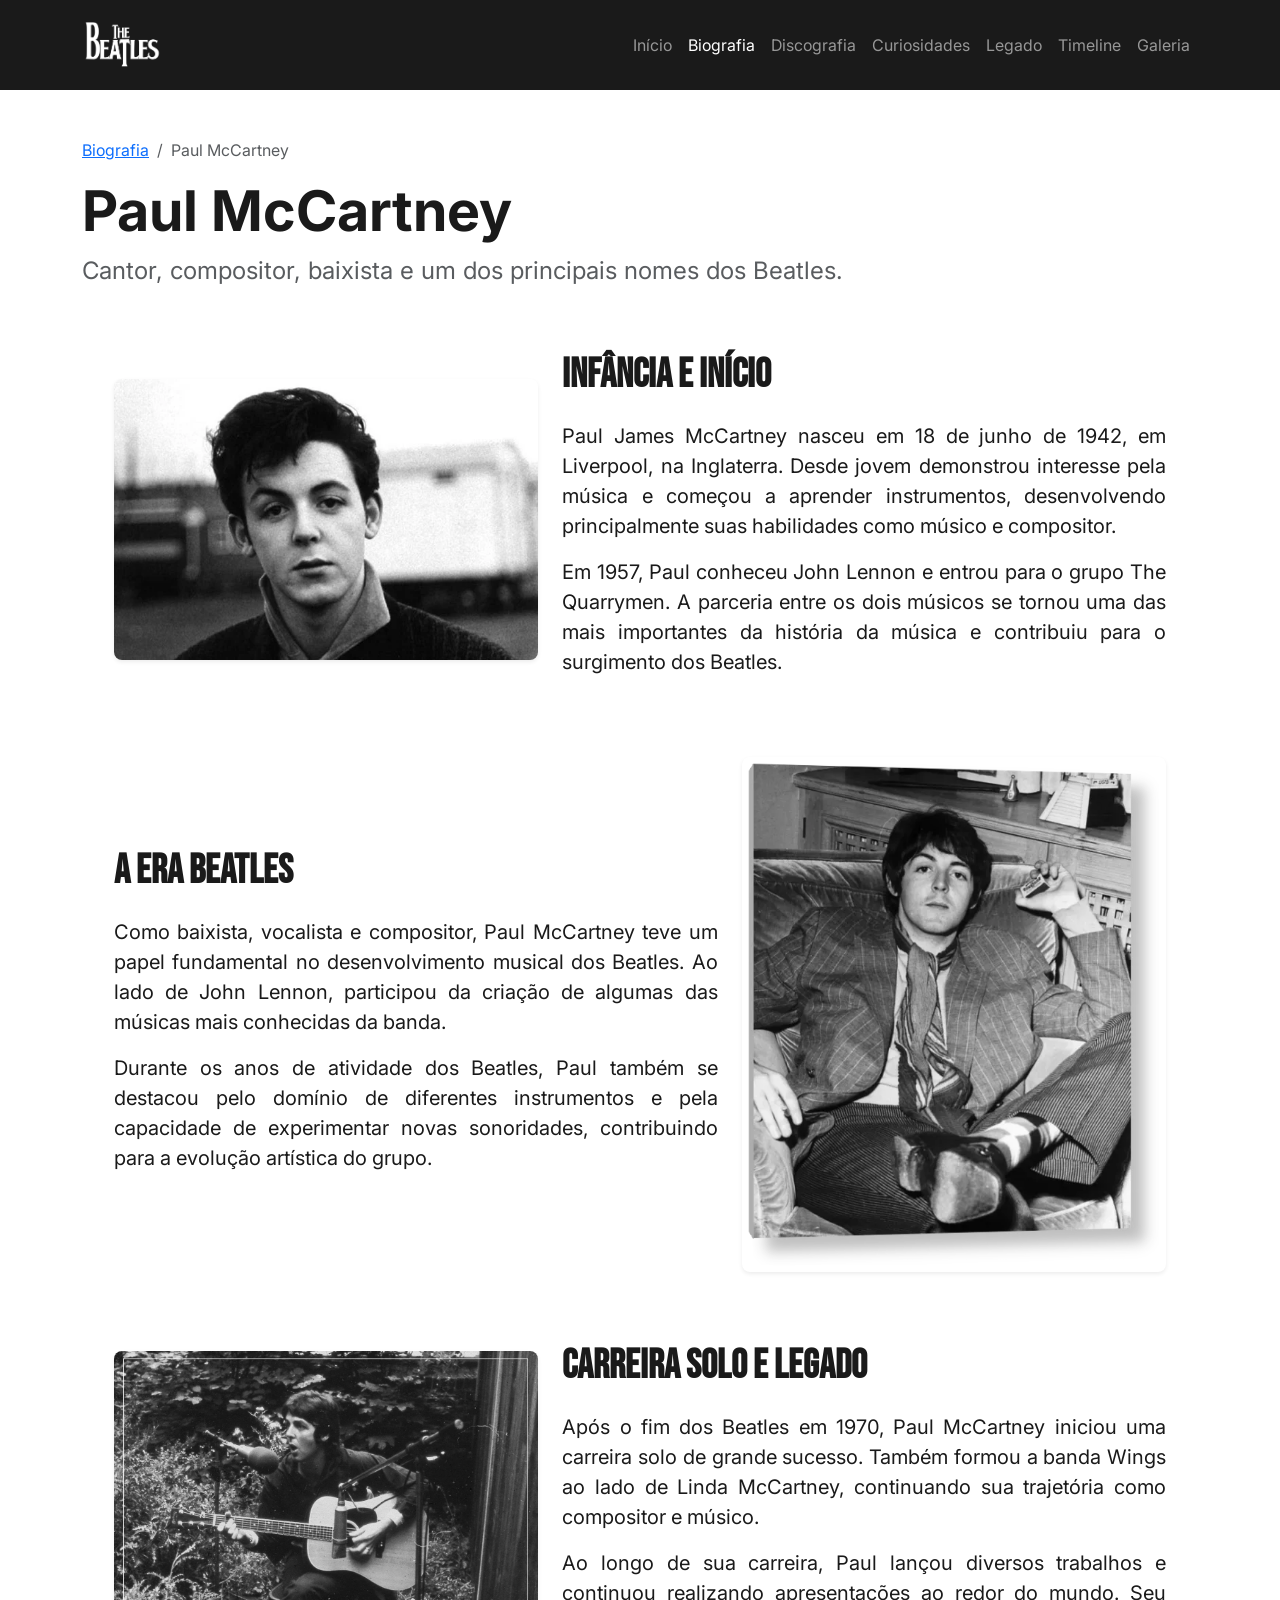
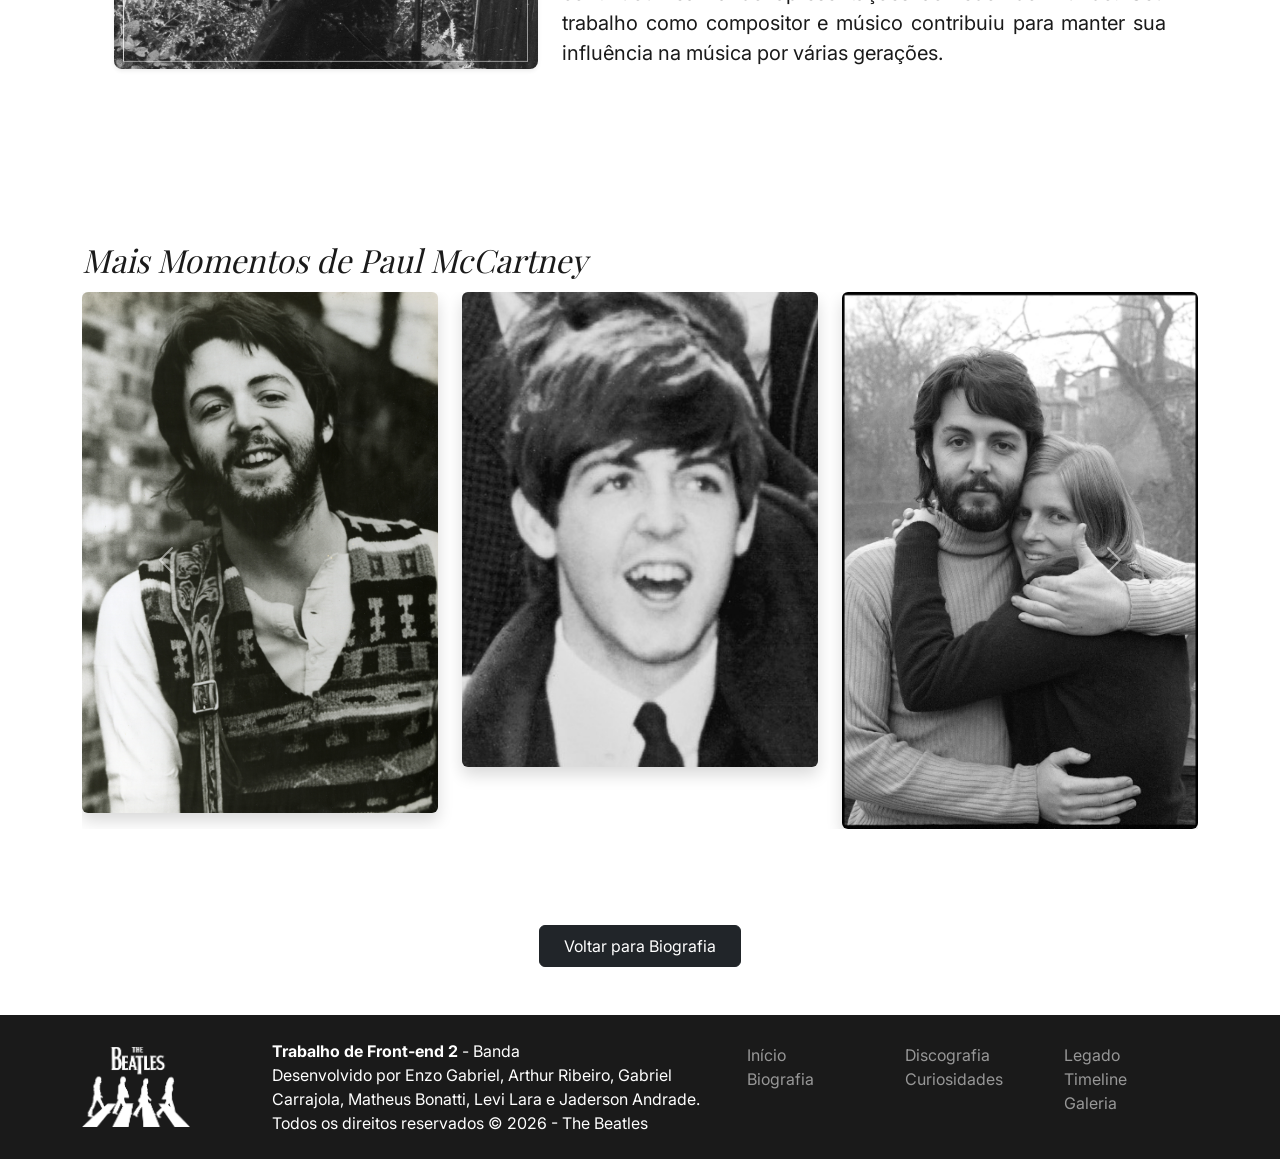
<file: paul-mccartney.html>
<!doctype html>

<html lang="pt-br">

<head>
  <meta charset="UTF-8" />
  <meta name="viewport" content="width=device-width, initial-scale=1.0" />
  <title>The Beatles - Paul McCartney</title>

  <link rel="stylesheet" href="https://cdn.jsdelivr.net/npm/bootstrap@5.3.3/dist/css/bootstrap.min.css" />

  <link rel="stylesheet" href="assets/css/style.css" />
  <link rel="icon" href="assets/img/favicon.png" />

</head>

<body>
  <!-- Início da Navbar -->
  <nav class="navbar navbar-expand-lg navbar-dark navbar-beatles sticky-top py-0">
    <div class="container">

      <!-- Logo -->
      <a class="navbar-brand" href="index.html">
        <img src="assets/img/logo-branca.png" alt="The Beatles" height="80" />
      </a>

      <!-- Menu Hambúrguer celular -->
      <button class="navbar-toggler" type="button" data-bs-toggle="collapse" data-bs-target="#menuNavegacao">
        <span class="navbar-toggler-icon"></span>
      </button>

      <!-- Menu -->
      <div class="collapse navbar-collapse" id="menuNavegacao">
        <ul class="navbar-nav ms-auto">

          <li class="nav-item">
            <a class="nav-link" href="index.html">Início</a>
          </li>

          <li class="nav-item">
            <a class="nav-link active" href="biografia.html">
              Biografia
            </a>
          </li>

          <li class="nav-item">
            <a class="nav-link" href="discografia.html">
              Discografia
            </a>
          </li>

          <li class="nav-item">
            <a class="nav-link" href="curiosidades.html">
              Curiosidades
            </a>
          </li>

          <li class="nav-item">
            <a class="nav-link" href="legado.html">Legado</a>
          </li>

          <li class="nav-item">
            <a class="nav-link" href="timeline.html">Timeline</a>
          </li>

          <li class="nav-item">
            <a class="nav-link" href="galeria.html">Galeria</a>
          </li>

        </ul>
      </div>
    </div>
  </nav>

  <!-- Conteúdo Principal -->
  <main class="container my-5">

    <!-- Título -->
    <div class="mb-5">
      <ol class="breadcrumb">
        <li class="breadcrumb-item">
          <a href="biografia.html">Biografia</a>
        </li>

        <li class="breadcrumb-item active" aria-current="page">
          Paul McCartney
        </li>
      </ol>
      <h1 class="display-4 fw-bold">Paul McCartney</h1>

      <p class="paragrafo fs-4 text-muted">
        Cantor, compositor, baixista e um dos principais nomes dos Beatles.
      </p>
    </div>

    <!-- Infância e início -->
    <section class="row align-items-center mb-5 passada">

      <div class="col-md-5 mb-4 mb-md-0">
        <img src="assets/img/Paul-McCartney-Early-Years.webp" alt="Paul McCartney jovem"
          class="img-fluid hoverzada rounded-3 shadow-sm w-100" />
      </div>

      <div class="col-md-7">

        <h2 class="titulo mb-3 fs-1">
          Infância e Início
        </h2>

        <p class="paragrafo text-justificado fs-5">
          Paul James McCartney nasceu em 18 de junho de 1942, em Liverpool,
          na Inglaterra. Desde jovem demonstrou interesse pela música e
          começou a aprender instrumentos, desenvolvendo principalmente
          suas habilidades como músico e compositor.
        </p>

        <p class="paragrafo text-justificado fs-5">
          Em 1957, Paul conheceu John Lennon e entrou para o grupo
          The Quarrymen. A parceria entre os dois músicos se tornou uma
          das mais importantes da história da música e contribuiu para
          o surgimento dos Beatles.
        </p>

      </div>
    </section>

    <!-- Era Beatles -->
    <section class="row align-items-center mb-5 flex-md-row-reverse passada">

      <div class="col-md-5 mb-4 mb-md-0">
        <img src="assets/img/paul_beatles.webp" alt="Paul McCartney nos Beatles"
          class="img-fluid hoverzada rounded-3 shadow-sm w-100" />
      </div>

      <div class="col-md-7">

        <h2 class="titulo mb-3 fs-1">
          A Era Beatles
        </h2>

        <p class="paragrafo text-justificado fs-5">
          Como baixista, vocalista e compositor, Paul McCartney teve um
          papel fundamental no desenvolvimento musical dos Beatles.
          Ao lado de John Lennon, participou da criação de algumas das
          músicas mais conhecidas da banda.
        </p>

        <p class="paragrafo text-justificado fs-5">
          Durante os anos de atividade dos Beatles, Paul também se
          destacou pelo domínio de diferentes instrumentos e pela
          capacidade de experimentar novas sonoridades, contribuindo
          para a evolução artística do grupo.
        </p>

      </div>
    </section>

    <!-- Carreira solo -->
    <section class="row align-items-center mb-5 passada">

      <div class="col-md-5 mb-4 mb-md-0 preto-e-branco">
        <img src="assets/img/Paul-McCartney-1974-David-Litchfield-Far-Out-Magazine-F.webp"
          alt="Paul McCartney em carreira solo" class="img-fluid hoverzada rounded-3 shadow-sm w-100" />
      </div>

      <div class="col-md-7">

        <h2 class="titulo mb-3 fs-1">
          Carreira Solo e Legado
        </h2>

        <p class="paragrafo text-justificado fs-5">
          Após o fim dos Beatles em 1970, Paul McCartney iniciou uma
          carreira solo de grande sucesso. Também formou a banda
          Wings ao lado de Linda McCartney, continuando sua trajetória
          como compositor e músico.
        </p>

        <p class="paragrafo text-justificado fs-5">
          Ao longo de sua carreira, Paul lançou diversos trabalhos e
          continuou realizando apresentações ao redor do mundo.
          Seu trabalho como compositor e músico contribuiu para manter
          sua influência na música por várias gerações.
        </p>

      </div>
    </section>

  </main>

  <!-- Carrossel -->
  <div class="container my-5">

    <h3 class="destaque">
      Mais Momentos de Paul McCartney
    </h3>

    <div id="carrosselPaul" class="carousel slide" data-bs-ride="carousel">

      <!-- Indicadores -->
      <div class="carousel-indicators">

        <button type="button" data-bs-target="#carrosselPaul" data-bs-slide-to="0" class="active" aria-current="true"
          aria-label="Slide 1"></button>

        <button type="button" data-bs-target="#carrosselPaul" data-bs-slide-to="1" aria-label="Slide 2"></button>

      </div>

      <!-- Fotos -->
      <div class="carousel-inner">

        <div class="carousel-item active">

          <div class="row">

            <div class="col-md-4 passada">
              <img src="./assets/img/Paul_McCartney_Garden_(1969).jpg" class="d-block w-100 img-fluid rounded shadow"
                alt="Paul McCartney foto 1" />
            </div>

            <div class="col-md-4 passada">
              <img src="./assets/img/Paul_McCartney_NY_1964.png" class="d-block w-100 img-fluid rounded shadow"
                alt="Paul McCartney foto 2" />
            </div>

            <div class="col-md-4 passada">
              <img src="./assets/img/Paul_and_Linda_McCartney_(1969).jpg" class="d-block w-100 img-fluid rounded shadow"
                alt="Paul McCartney foto 3" />
            </div>

          </div>
        </div>

        <div class="carousel-item">

          <div class="row">

            <div class="col-md-4 passada">
              <img src="./assets/img/Paul_McCartney_in_Scotland_(1969)_(cropped)_(2).jpg"
                class="d-block w-100 img-fluid rounded shadow" alt="Paul McCartney foto 4" />
            </div>

            <div class="col-md-4 passada">
              <img src="./assets/img/Paul_McCartney_in_1966_(cropped).jpg"
                class="d-block w-100 img-fluid rounded shadow" alt="Paul McCartney foto 5" />
            </div>

            <div class="col-md-4 passada">
              <img src="./assets/img/paul_beatles.webp" class="d-block w-100 img-fluid rounded shadow"
                alt="Paul McCartney foto 6" />
            </div>

          </div>
        </div>

      </div>

      <!-- Botão anterior -->
      <button class="carousel-control-prev" type="button" data-bs-target="#carrosselPaul" data-bs-slide="prev">
        <span class="carousel-control-prev-icon" aria-hidden="true"></span>

        <span class="visually-hidden">
          Anterior
        </span>
      </button>

      <!-- Botão próximo -->
      <button class="carousel-control-next" type="button" data-bs-target="#carrosselPaul" data-bs-slide="next">
        <span class="carousel-control-next-icon" aria-hidden="true"></span>

        <span class="visually-hidden">
          Próximo
        </span>
      </button>

    </div>
  </div>

  <!-- Botão voltar -->
  <div class="text-center mt-5 mb-5">

    <a href="biografia.html" class="btn btn-dark px-4 py-2">
      Voltar para Biografia
    </a>

  </div>

  <!-- Footer -->
  <footer class="footer-beatles">

    <div class="container">

      <div class="row align-items-center">

        <div class="col-md-2">

          <img class="img-fluid logo-footer" src="assets/img/beatles-footer-logo-branco.png"
            alt="Logo Beatles Abbey Road" />

        </div>

        <div class="col-md-5">

          <p>
            <b>Trabalho de Front-end 2</b> - Banda<br />

            Desenvolvido por Enzo Gabriel, Arthur Ribeiro,
            Gabriel Carrajola, Matheus Bonatti, Levi Lara e
            Jaderson Andrade.<br />

            Todos os direitos reservados © 2026 - The Beatles
          </p>

        </div>

        <div class="col-md-5">

          <div class="row">

            <div class="col-md-4">

              <ul class="list-unstyled">

                <li class="nav-item">
                  <a class="nav-link" href="index.html">
                    Início
                  </a>
                </li>

                <li class="nav-item">
                  <a class="nav-link" href="biografia.html">
                    Biografia
                  </a>
                </li>

              </ul>

            </div>

            <div class="col-md-4">

              <ul class="list-unstyled">

                <li class="nav-item">
                  <a class="nav-link" href="discografia.html">
                    Discografia
                  </a>
                </li>

                <li class="nav-item">
                  <a class="nav-link" href="curiosidades.html">
                    Curiosidades
                  </a>
                </li>

              </ul>

            </div>

            <div class="col-md-4">

              <ul class="list-unstyled">

                <li class="nav-item">
                  <a class="nav-link" href="legado.html">
                    Legado
                  </a>
                </li>

                <li class="nav-item">
                  <a class="nav-link" href="timeline.html">
                    Timeline
                  </a>
                </li>

                <li class="nav-item">
                  <a class="nav-link" href="galeria.html">
                    Galeria
                  </a>
                </li>

              </ul>

            </div>

          </div>
        </div>

      </div>
    </div>
  </footer>

  <script src="https://cdn.jsdelivr.net/npm/bootstrap@5.3.3/dist/js/bootstrap.bundle.min.js"></script>

</body>

</html>
</file>
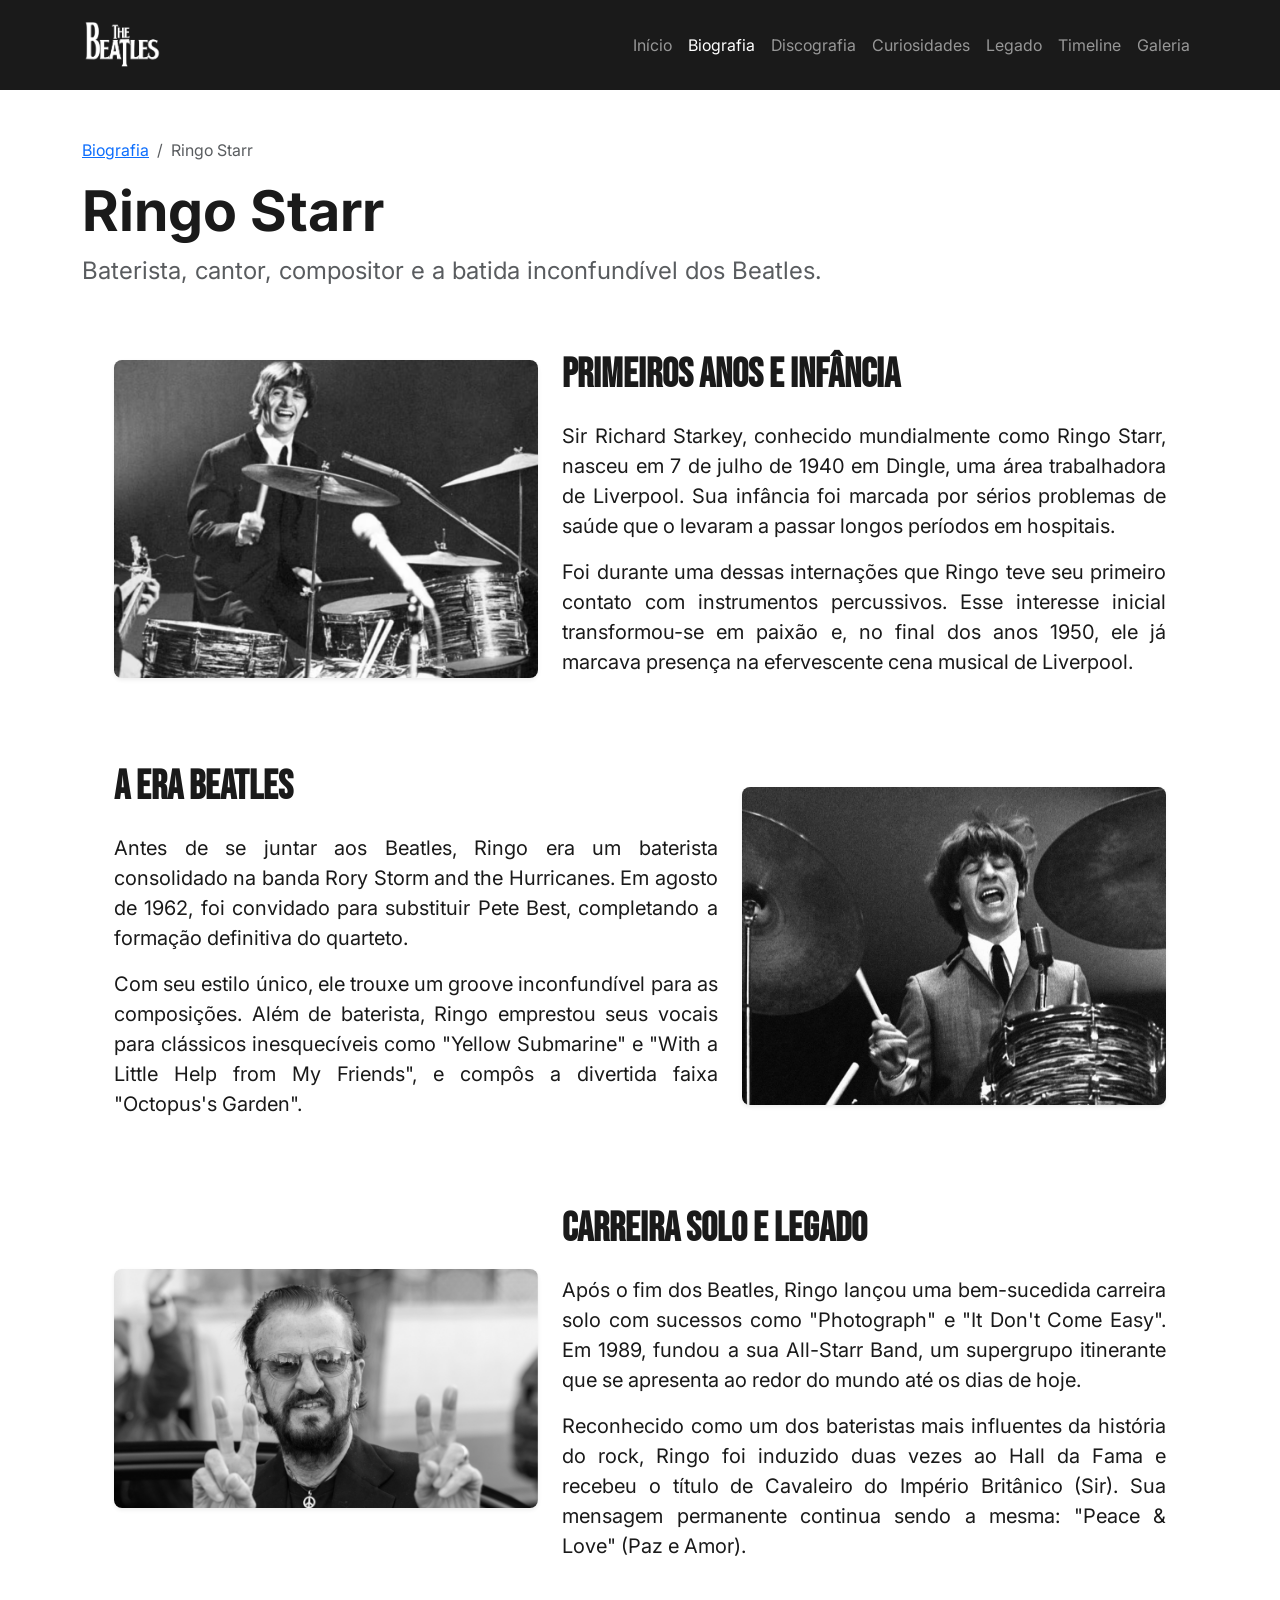
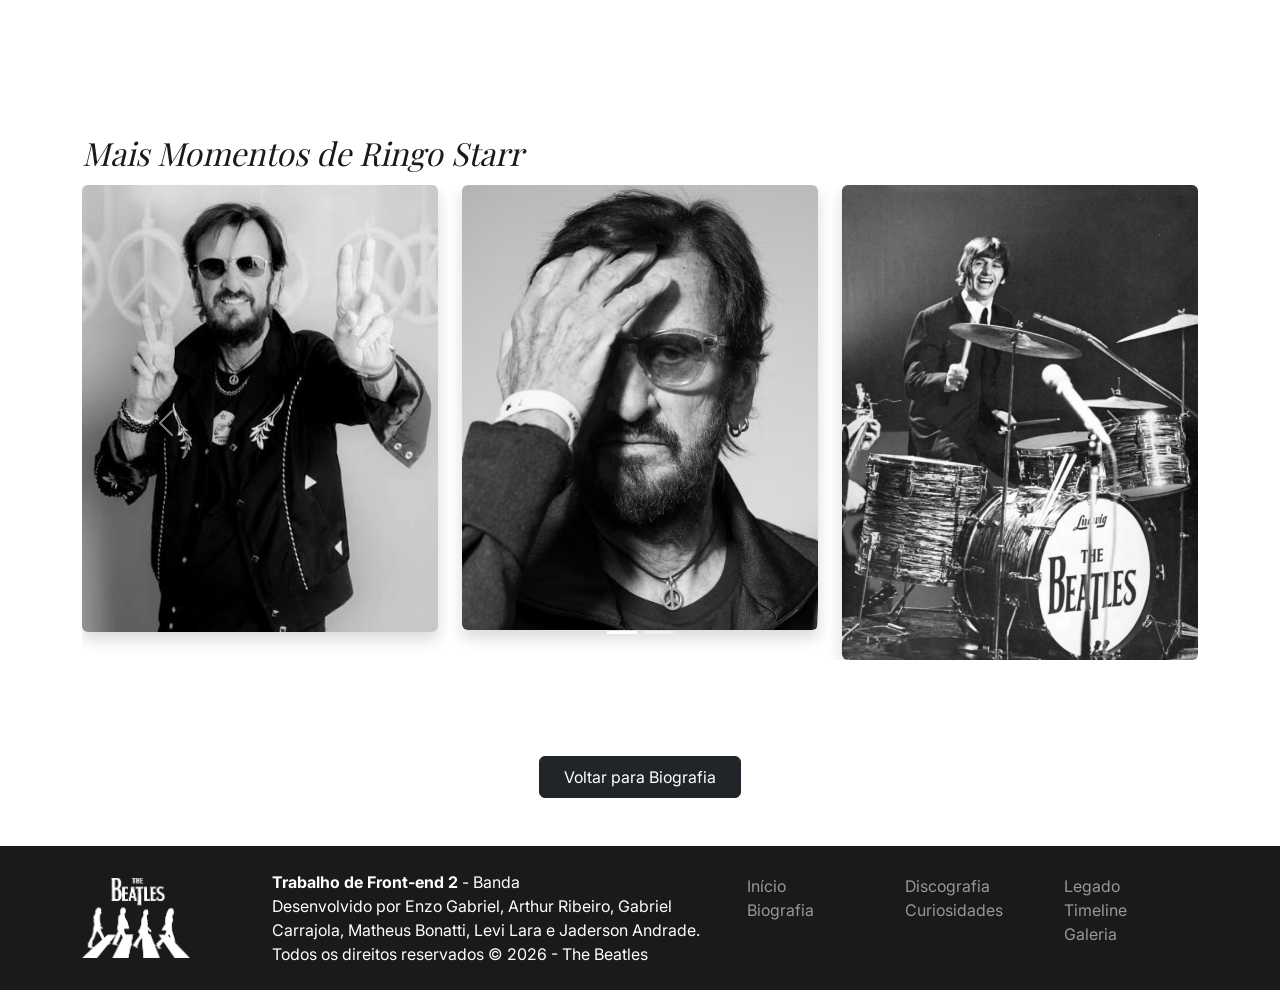
<file: ringo-starr.html>
<!doctype html>
<html lang="pt-br">

<head>
  <meta charset="UTF-8" />
  <meta name="viewport" content="width=device-width, initial-scale=1.0" />
  <title>The Beatles - Ringo Starr</title>
  <link rel="stylesheet" href="https://cdn.jsdelivr.net/npm/bootstrap@5.3.3/dist/css/bootstrap.min.css" />
  <link rel="stylesheet" href="assets/css/style.css" />
  <link rel="icon" href="assets/img/favicon.png" />
</head>

<body>
  <!-- Início da Navbar -->
  <nav class="navbar navbar-expand-lg navbar-dark navbar-beatles sticky-top py-0">
    <div class="container">
      <!-- 1. Logo -->
      <a class="navbar-brand" href="index.html">
        <img src="assets/img/logo-branca.png" alt="The Beatles" height="80" />
      </a>

      <!-- 2. Menu Hambúrguer celular -->
      <button class="navbar-toggler" type="button" data-bs-toggle="collapse" data-bs-target="#menuNavegacao">
        <span class="navbar-toggler-icon"></span>
      </button>

      <!-- 3. Lista de Links que encolhem no celular -->
      <div class="collapse navbar-collapse" id="menuNavegacao">
        <ul class="navbar-nav ms-auto">
          <li class="nav-item">
            <a class="nav-link" href="index.html">Início</a>
          </li>
          <li class="nav-item">
            <a class="nav-link active" href="biografia.html">Biografia</a>
          </li>
          <li class="nav-item">
            <a class="nav-link" href="discografia.html">Discografia</a>
          </li>
          <li class="nav-item">
            <a class="nav-link" href="curiosidades.html">Curiosidades</a>
          </li>
          <li class="nav-item">
            <a class="nav-link" href="legado.html">Legado</a>
          </li>
          <li class="nav-item">
            <a class="nav-link" href="timeline.html">Timeline</a>
          </li>
          <li class="nav-item">
            <a class="nav-link" href="galeria.html">Galeria</a>
          </li>
        </ul>
      </div>
    </div>
  </nav>
  <!-- Fim da Navbar -->

  <!-- Conteúdo Principal -->
  <main class="container my-5">
    <div class=" mb-5">
      <ol class="breadcrumb">
        <li class="breadcrumb-item"><a href="biografia.html">Biografia</a></li>
        <li class="breadcrumb-item active" aria-current="page">Ringo Starr</li>
      </ol>
      <h1 class="display-4 fw-bold">Ringo Starr</h1>
      <p class="paragrafo fs-4 text-muted">Baterista, cantor, compositor e a batida inconfundível dos Beatles.</p>
    </div>

    <section class="row align-items-center mb-5 passada">
      <div class="col-md-5 mb-4 mb-md-0">
        <img src="assets/img/RingoBatera.avif" alt="Ringo Starr jovem"
          class="img-fluid hoverzada rounded-3 shadow-sm w-100">
      </div>
      <div class="col-md-7">
        <h2 class="titulo mb-3 fs-1">Primeiros Anos e Infância</h2>
        <p class="paragrafo text-justificado fs-5">
          Sir Richard Starkey, conhecido mundialmente como Ringo Starr, nasceu em 7 de julho de 1940 em Dingle, uma área
          trabalhadora de Liverpool. Sua infância foi marcada por sérios problemas de saúde que o levaram a passar
          longos períodos em hospitais.
        </p>
        <p class="paragrafo text-justificado fs-5">
          Foi durante uma dessas internações que Ringo teve seu primeiro contato com instrumentos percussivos. Esse
          interesse inicial transformou-se em paixão e, no final dos anos 1950, ele já marcava presença na efervescente
          cena musical de Liverpool.
        </p>
      </div>
    </section>

    <section class="row align-items-center mb-5 flex-md-row-reverse passada">
      <div class="col-md-5 mb-4 mb-md-0">
        <img src="assets/img/Ringobatera2.jpg" alt="Ringo Starr na bateria"
          class="img-fluid hoverzada rounded-3 shadow-sm w-100">
      </div>
      <div class="col-md-7">
        <h2 class="titulo mb-3 fs-1">A Era Beatles</h2>
        <p class="paragrafo text-justificado fs-5">
          Antes de se juntar aos Beatles, Ringo era um baterista consolidado na banda Rory Storm and the Hurricanes. Em
          agosto de 1962, foi convidado para substituir Pete Best, completando a formação definitiva do quarteto.
        </p>
        <p class="paragrafo text-justificado fs-5">
          Com seu estilo único, ele trouxe um groove inconfundível para as composições. Além de baterista, Ringo
          emprestou seus vocais para clássicos inesquecíveis como "Yellow Submarine" e "With a Little Help from My
          Friends", e compôs a divertida faixa "Octopus's Garden".
        </p>
      </div>
    </section>

    <section class="row align-items-center mb-5 passada">
      <div class="col-md-5 mb-4 mb-md-0 preto-e-branco">
        <img src="assets/img/RingoPeace.png" alt="Ringo Starr carreira solo"
          class="img-fluid hoverzada rounded-3 shadow-sm w-100">
      </div>
      <div class="col-md-7">
        <h2 class="titulo mb-3 fs-1">Carreira Solo e Legado</h2>
        <p class="paragrafo text-justificado fs-5">
          Após o fim dos Beatles, Ringo lançou uma bem-sucedida carreira solo com sucessos como "Photograph" e "It Don't
          Come Easy". Em 1989, fundou a sua All-Starr Band, um supergrupo itinerante que se apresenta ao redor do mundo
          até os dias de hoje.
        </p>
        <p class="paragrafo text-justificado fs-5">
          Reconhecido como um dos bateristas mais influentes da história do rock, Ringo foi induzido duas vezes ao Hall
          da Fama e recebeu o título de Cavaleiro do Império Britânico (Sir). Sua mensagem permanente continua sendo a
          mesma: "Peace & Love" (Paz e Amor).
        </p>
      </div>
    </section>
  </main>

  <!-- Seção de Carrossel de Fotos Adicionais -->
  <div class="container my-5">
    <h3 class="destaque">Mais Momentos de Ringo Starr</h3>

    <div id="carrosselRingo" class="carousel slide" data-bs-ride="carousel">
      <div class="carousel-indicators">
        <button type="button" data-bs-target="#carrosselRingo" data-bs-slide-to="0" class="active" aria-current="true"
          aria-label="Slide 1"></button>
        <button type="button" data-bs-target="#carrosselRingo" data-bs-slide-to="1" aria-label="Slide 2"></button>
      </div>

      <div class="carousel-inner">
        <div class="carousel-item active">
          <div class="row">
            <div class="col-md-4 passada"><img src="./assets/img/ringo-galeria-1.jpeg"
                class="d-block w-100 img-fluid rounded shadow" alt="Foto 1" /></div>
            <div class="col-md-4 passada"><img src="./assets/img/ringo-galeria-2.avif"
                class="d-block w-100 img-fluid rounded shadow" alt="Foto 2" /></div>
            <div class="col-md-4 passada"><img src="./assets/img/ringo-galeria-3.webp"
                class="d-block w-100 img-fluid rounded shadow" alt="Foto 3" /></div>
          </div>
        </div>
        <div class="carousel-item">
          <div class="row">
            <div class="col-md-4 passada"><img src="./assets/img/ringo-galeria-4.webp"
                class="d-block w-100 img-fluid rounded shadow" alt="Foto 4" /></div>
            <div class="col-md-4 passada"><img src="./assets/img/ringo-galeria-5.jpg"
                class="d-block w-100 img-fluid rounded shadow" alt="Foto 5" /></div>
            <div class="col-md-4 passada"><img src="./assets/img/ringo-galeria-6.webp"
                class="d-block w-100 img-fluid rounded shadow" alt="Foto 6" /></div>
          </div>
        </div>
      </div>

      <button class="carousel-control-prev" type="button" data-bs-target="#carrosselRingo" data-bs-slide="prev">
        <span class="carousel-control-prev-icon" aria-hidden="true"></span>
        <span class="visually-hidden">Anterior</span>
      </button>
      <button class="carousel-control-next" type="button" data-bs-target="#carrosselRingo" data-bs-slide="next">
        <span class="carousel-control-next-icon" aria-hidden="true"></span>
        <span class="visually-hidden">Próximo</span>
      </button>
    </div>
  </div>

  <div class="text-center mt-5 mb-5">
    <a href="biografia.html" class="btn btn-dark px-4 py-2">Voltar para Biografia</a>
  </div>

  <!-- Início do Footer -->
  <footer class="footer-beatles">
    <div class="container">
      <div class="row align-items-center">
        <div class="col-md-2">
          <img class="img-fluid logo-footer" src="assets/img/beatles-footer-logo-branco.png" alt="Logo Beatles" />
        </div>
        <div class="col-md-5">
          <p>
            <b>Trabalho de Front-end 2</b> - Banda<br />Desenvolvido por Enzo Gabriel, Arthur Ribeiro, Gabriel
            Carrajola, Matheus Bonatti, Levi Lara e Jaderson Andrade.<br />Todos os direitos reservados © 2026 - The
            Beatles
          </p>
        </div>
        <div class="col-md-5">
          <div class="row">
            <div class="col-md-4">
              <ul class="list-unstyled">
                <li class="nav-item"><a class="nav-link" href="index.html">Início</a></li>
                <li class="nav-item"><a class="nav-link" href="biografia.html">Biografia</a></li>
              </ul>
            </div>
            <div class="col-md-4">
              <ul class="list-unstyled">
                <li class="nav-item"><a class="nav-link" href="discografia.html">Discografia</a></li>
                <li class="nav-item"><a class="nav-link" href="curiosidades.html">Curiosidades</a></li>
              </ul>
            </div>
            <div class="col-md-4">
              <ul class="list-unstyled">
                <li class="nav-item"><a class="nav-link" href="legado.html">Legado</a></li>
                <li class="nav-item"><a class="nav-link" href="timeline.html">Timeline</a></li>
                <li class="nav-item"><a class="nav-link" href="galeria.html">Galeria</a></li>
              </ul>
            </div>
          </div>
        </div>
      </div>
    </div>
  </footer>
  <script src="https://cdn.jsdelivr.net/npm/bootstrap@5.3.3/dist/js/bootstrap.bundle.min.js"></script>
</body>

</html>
</file>
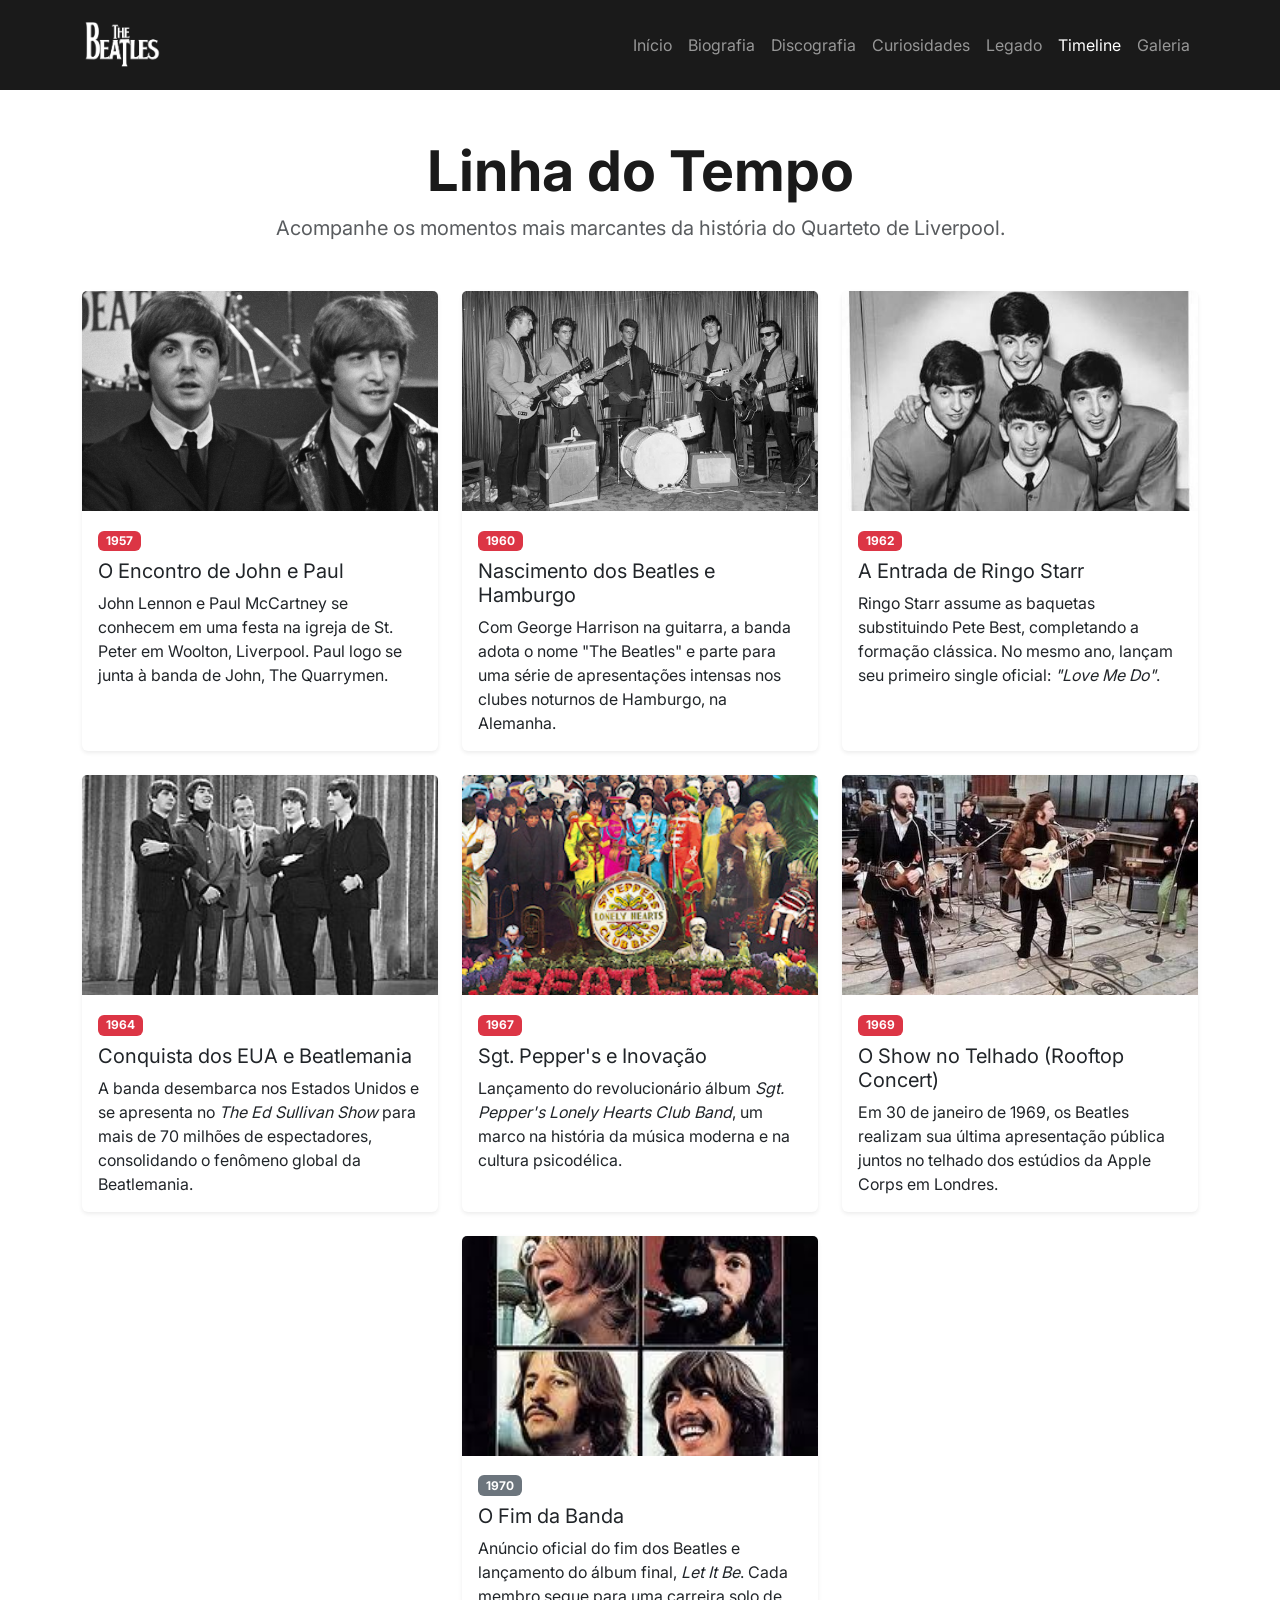
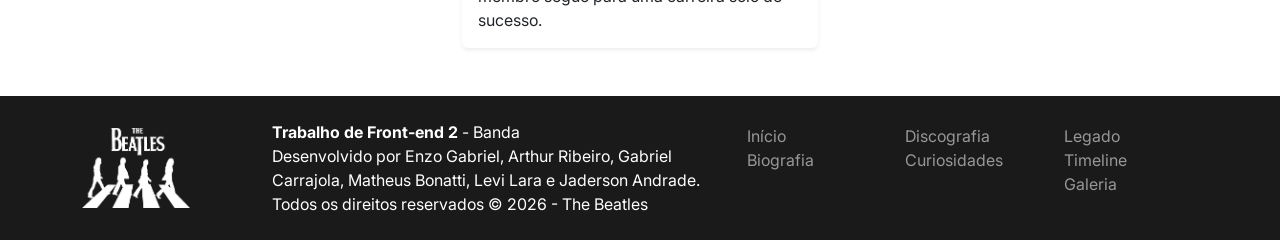
<file: timeline.html>
<!doctype html>
<html lang="pt-br">
  <head>
    <meta charset="UTF-8" />
    <meta name="viewport" content="width=device-width, initial-scale=1.0" />
    <title>The Beatles - Timeline</title>
    <link
      rel="stylesheet"
      href="https://cdn.jsdelivr.net/npm/bootstrap@5.3.3/dist/css/bootstrap.min.css"
    />
    <link rel="stylesheet" href="assets/css/style.css" />
    <link rel="icon" href="assets/img/favicon.png" />
    <style>
      /* Ajuste para uniformizar todas as imagens dos cards */
      .card-img-top {
        height: 220px;
        object-fit: cover;
      }
    </style>
  </head>

  <body>
    <!-- Início da Navbar -->
    <nav
      class="navbar navbar-expand-lg navbar-dark navbar-beatles sticky-top py-0"
    >
      <div class="container">
        <!-- 1. Logo -->
        <a class="navbar-brand" href="index.html">
          <img src="assets/img/logo-branca.png" alt="The Beatles" height="80" />
        </a>

        <!-- 2. Menu Hambúrguer celular -->
        <button
          class="navbar-toggler"
          type="button"
          data-bs-toggle="collapse"
          data-bs-target="#menuNavegacao"
        >
          <span class="navbar-toggler-icon"></span>
        </button>

        <!-- 3. Lista de Links que encolhem no celular -->
        <div class="collapse navbar-collapse" id="menuNavegacao">
          <ul class="navbar-nav ms-auto">
            <li class="nav-item">
              <a class="nav-link" href="index.html">Início</a>
            </li>
            <li class="nav-item">
              <a class="nav-link" href="biografia.html">Biografia</a>
            </li>
            <li class="nav-item">
              <a class="nav-link" href="discografia.html">Discografia</a>
            </li>
            <li class="nav-item">
              <a class="nav-link" href="curiosidades.html">Curiosidades</a>
            </li>
            <li class="nav-item">
              <a class="nav-link" href="legado.html">Legado</a>
            </li>
            <li class="nav-item">
              <a class="nav-link active" href="timeline.html">Timeline</a>
            </li>
            <li class="nav-item">
              <a class="nav-link" href="galeria.html">Galeria</a>
            </li>
          </ul>
        </div>
      </div>
    </nav>
    <!-- Fim da Navbar -->

    <!-- Início do Conteúdo Principal -->
    <main class="container my-5">
      <div class="text-center mb-5">
        <h1 class="display-4 fw-bold">Linha do Tempo</h1>
        <p class="lead text-muted">
          Acompanhe os momentos mais marcantes da história do Quarteto de Liverpool.
        </p>
      </div>

      <!-- Timeline Container -->
      <div class="row g-4">
        <!-- Evento 1: 1957 -->
        <div class="col-md-6 col-lg-4">
          <div class="card h-100 shadow-sm border-0">
            <img
              src="assets/img/timeline-1957.jpg"
              class="card-img-top"
              alt="John Lennon e Paul McCartney se conhecem"
            />
            <div class="card-body">
              <span class="badge bg-danger mb-2">1957</span>
              <h2 class="card-title h5">O Encontro de John e Paul</h2>
              <p class="card-text">
                John Lennon e Paul McCartney se conhecem em uma festa na igreja de St. Peter em Woolton, Liverpool. Paul logo se junta à banda de John, The Quarrymen.
              </p>
            </div>
          </div>
        </div>

        <!-- Evento 2: 1960 -->
        <div class="col-md-6 col-lg-4">
          <div class="card h-100 shadow-sm border-0">
            <img
              src="assets/img/timeline-1960.jpg"
              class="card-img-top"
              alt="The Beatles em Hamburgo"
            />
            <div class="card-body">
              <span class="badge bg-danger mb-2">1960</span>
              <h2 class="card-title h5">Nascimento dos Beatles e Hamburgo</h2>
              <p class="card-text">
                Com George Harrison na guitarra, a banda adota o nome "The Beatles" e parte para uma série de apresentações intensas nos clubes noturnos de Hamburgo, na Alemanha.
              </p>
            </div>
          </div>
        </div>

        <!-- Evento 3: 1962 -->
        <div class="col-md-6 col-lg-4">
          <div class="card h-100 shadow-sm border-0">
            <img
                src="assets/img/timeline-1962.jpg"
                 class="card-img-top"
                    style="object-position: top;"
                 alt="Chegada de Ringo Starr e o primeiro Single"
                  />
            <div class="card-body">
              <span class="badge bg-danger mb-2">1962</span>
              <h2 class="card-title h5">A Entrada de Ringo Starr</h2>
              <p class="card-text">
                Ringo Starr assume as baquetas substituindo Pete Best, completando a formação clássica. No mesmo ano, lançam seu primeiro single oficial: <em>"Love Me Do"</em>.
              </p>
            </div>
          </div>
        </div>

        <!-- Evento 4: 1964 -->
        <div class="col-md-6 col-lg-4">
          <div class="card h-100 shadow-sm border-0">
            <img
              src="assets/img/timeline-1964.jpg"
              class="card-img-top"
              alt="The Beatles nos EUA - Ed Sullivan Show"
            />
            <div class="card-body">
              <span class="badge bg-danger mb-2">1964</span>
              <h2 class="card-title h5">Conquista dos EUA e Beatlemania</h2>
              <p class="card-text">
                A banda desembarca nos Estados Unidos e se apresenta no <em>The Ed Sullivan Show</em> para mais de 70 milhões de espectadores, consolidando o fenômeno global da Beatlemania.
              </p>
            </div>
          </div>
        </div>

        <!-- Evento 5: 1967 -->
        <div class="col-md-6 col-lg-4">
          <div class="card h-100 shadow-sm border-0">
            <img
              src="assets/img/timeline-1967.jpg"
              class="card-img-top"
              alt="Capa do Sgt. Pepper's Lonely Hearts Club Band"
            />
            <div class="card-body">
              <span class="badge bg-danger mb-2">1967</span>
              <h2 class="card-title h5">Sgt. Pepper's e Inovação</h2>
              <p class="card-text">
                Lançamento do revolucionário álbum <em>Sgt. Pepper's Lonely Hearts Club Band</em>, um marco na história da música moderna e na cultura psicodélica.
              </p>
            </div>
          </div>
        </div>

        <!-- Evento 6: 1969 -->
        <div class="col-md-6 col-lg-4">
          <div class="card h-100 shadow-sm border-0">
            <img
              src="assets/img/timeline-1969.jpg"
              class="card-img-top"
              alt="Show no telhado da Apple Records - Rooftop Concert"
            />
            <div class="card-body">
              <span class="badge bg-danger mb-2">1969</span>
              <h2 class="card-title h5">O Show no Telhado (Rooftop Concert)</h2>
              <p class="card-text">
                Em 30 de janeiro de 1969, os Beatles realizam sua última apresentação pública juntos no telhado dos estúdios da Apple Corps em Londres.
              </p>
            </div>
          </div>
        </div>

        <!-- Evento 7: 1970 -->
        <div class="col-md-6 col-lg-4 mx-auto">
          <div class="card h-100 shadow-sm border-0">
            <img
              src="assets/img/timeline-1970.jpg"
              class="card-img-top"
              alt="Fim da banda The Beatles e álbum Let It Be"
            />
            <div class="card-body">
              <span class="badge bg-secondary mb-2">1970</span>
              <h2 class="card-title h5">O Fim da Banda</h2>
              <p class="card-text">
                Anúncio oficial do fim dos Beatles e lançamento do álbum final, <em>Let It Be</em>. Cada membro segue para uma carreira solo de sucesso.
              </p>
            </div>
          </div>
        </div>
      </div>
    </main>
    <!-- Fim do Conteúdo Principal -->

    <!-- Início do Footer -->
    <footer class="footer-beatles">
      <div class="container">
        <div class="row align-items-center">
          <div class="col-md-2">
            <img
              class="img-fluid logo-footer"
              src="assets/img/beatles-footer-logo-branco.png"
              alt="Logo Beatles Abbey Road"
            />
          </div>
          <div class="col-md-5">
            <p>
              <b>Trabalho de Front-end 2</b> - Banda<br />Desenvolvido por Enzo
              Gabriel, Arthur Ribeiro, Gabriel Carrajola, Matheus Bonatti, Levi
              Lara e Jaderson Andrade.<br />Todos os direitos reservados © 2026
              - The Beatles
            </p>
          </div>
          <!-- Primeira fileira de links -->
          <div class="col-md-5">
            <div class="row">
              <div class="col-md-4">
                <ul class="list-unstyled">
                  <li class="nav-item">
                    <a class="nav-link" href="index.html">Início</a>
                  </li>
                  <li class="nav-item">
                    <a class="nav-link" href="biografia.html">Biografia</a>
                  </li>
                </ul>
              </div>
              <!-- Segunda fileira de links -->
              <div class="col-md-4">
                <ul class="list-unstyled">
                  <li class="nav-item">
                    <a class="nav-link" href="discografia.html">Discografia</a>
                  </li>
                  <li class="nav-item">
                    <a class="nav-link" href="curiosidades.html"
                      >Curiosidades</a
                    >
                  </li>
                </ul>
              </div>
              <!-- Terceira fileira de links -->
              <div class="col-md-4">
                <ul class="list-unstyled">
                  <li class="nav-item">
                    <a class="nav-link" href="legado.html">Legado</a>
                  </li>
                  <li class="nav-item">
                    <a class="nav-link" href="timeline.html">Timeline</a>
                  </li>
                  <li class="nav-item">
                    <a class="nav-link" href="galeria.html">Galeria</a>
                  </li>
                </ul>
              </div>
            </div>
          </div>
        </div>
      </div>
    </footer>
    <!-- Fim do Footer -->
    <script src="https://cdn.jsdelivr.net/npm/bootstrap@5.3.3/dist/js/bootstrap.bundle.min.js"></script>
  </body>
</html>
</file>
<file: assets/css/style.css>
@charset "UTF-8";

* {
  margin: 0;
  padding: 0;
  box-sizing: border-box;
}

body {
  background-color: var(--branco);
  color: var(--preto);
  font-family: var(--fonte-paragrafos);
  min-height: 100vh;
  display: flex;
  flex-direction: column;
}

@font-face {
  font-family: "BEBAS NEUE";
  src: url(../fonts/BebasNeue-Regular.ttf) format("truetype");
  font-weight: normal;
  font-style: normal;
}

@font-face {
  font-family: "Playfair Display";
  src: url(../fonts/PlayfairDisplay-Regular.ttf) format("truetype");
  font-weight: normal;
  font-style: normal;
}

@font-face {
  font-family: "Inter";
  src: url(../fonts/Inter_18pt-Regular.ttf) format("truetype");
}

@font-face {
  font-family: "Inter";
  src: url(../fonts/Inter_18pt-Bold.ttf) format("truetype");
  font-weight: bold;
}

:root {
  --branco: #ffffff;
  --preto: #1a1a1a;
  --cinza: #6e6e6e;
  --vermelho: #c1121f;
  --vermelho-bold: #a40f1a;
  --fonte-titulos: "BEBAS NEUE", sans-serif;
  --fonte-paragrafos: "Inter", sans-serif;
  --fonte-destaque: "Playfair Display", serif;
}

.destaque {
  font-family: var(--fonte-destaque);
  font-size: 2rem;
  line-height: 1.5;
  font-style: italic;
}

.titulo {
  font-family: var(--fonte-titulos);
  font-size: 4rem;
  line-height: 1.5;
  font-weight: bold;
}

.paragrafo {
  font-family: var(--fonte-paragrafos);
  font-size: 1rem;
  line-height: 1.5;
}

.navbar-beatles {
  background-color: var(--preto);
}

.btn-primary {
  --bs-btn-bg: var(--vermelho);
  --bs-btn-border-color: var(--vermelho-bold);
  --bs-btn-hover-bg: var(--vermelho-bold);
  --bs-btn-hover-border-color: var(--vermelho-bold);
  --bs-btn-active-bg: var(--vermelho);
  --bs-btn-active-border-color: var(--vermelho-bold);
}

section {
  margin: 0.5rem 2rem;
  padding: 0.5rem 2rem;
}

.footer-beatles {
  background-color: var(--preto);
  color: var(--branco);
  margin-top: auto;
  padding: 1.5rem;
}

.logo-footer {
  height: 5rem;
}

.footer-beatles a:hover {
  color: rgba(255, 255, 255, 0.75);
}

.footer-beatles a {
  color: rgba(255, 255, 255, 0.55);
}

.footer-beatles p {
  margin-bottom: 0;
}

.hero {
  margin: 0;
  padding: 0;
}

.card-home {
  margin: 2rem;
  padding: 2rem;
  width: 60%;
}

.num-home {
  font-family: var(--fonte-titulos);
  font-size: 4rem;
  line-height: 1.5;
  font-weight: bold;
  margin-bottom: -1.5rem;
}

.pa-home {
  font-family: var(--fonte-paragrafos);
  font-size: 1.5rem;
  line-height: 1.5;
}

.text-justificado {
  text-align: justify;
}

/* ADICIONADO POR JADERSON ANDRADE
Padroniza o tamanho da imagem em relação a tela e o texto rodear ela */
.img-jornal {
  float: left;
  width: 50%;
  margin-right: 40px;
  margin-bottom: 20px;
}

/* ADICIONADO POR JADERSON ANDRADE
Justifica o texto para dar cara de jornal impresso, alinhado tanto na esquerda quanto na direita */
.secao-jornal p {
  text-align: justify;
}

/*ADICIONADO POR JADERSON ANDRADE
Distância do Carrossel G. Harrison para o texto */
.container-carrossel {
  margin-top: 80px;
}

/*ADICIONADO POR JADERSON ANDRADE
Faz as imagens do carrossel ficarem com tamanho padrão */
#carrosselGeorge img {
  height: 80%;
  object-fit: cover;
}

/* ADICIONADO POR JADERSON ANDRADE
Padroniza o tamanho da imagem em relação a tela e o texto rodear ela */
.container-carrossel-dois {
  float: left;
  width: 50%;
  margin-right: 40px;
  margin-bottom: 20px;
}

/*ADICIONADO POR JADERSON ANDRADE
Faz as imagens do carrossel ficarem com tamanho padrão */
#carrosselLegado .carousel-item img {
  width: 100%;
  aspect-ratio: 4/3;
  object-fit: cover;
}

/*ADICIONADO POR JADERSON ANDRADE
Espaçamento do texto para o video */
.bt-legado {
  margin-top: 80px;
}

.passada {
  transition: transform 0.3s ease;
}

.passada:hover {
  transform: translateY(-5px);
}

.hoverzada {
  transition: transform 0.4s ease, box-shadow 0.4s ease;
}

.hoverzada:hover {
  transform: scale(1.02);
  box-shadow: 0 15px 25px rgba(0, 0, 0, 0.15) !important;
}

.faixa-preta {
  background-color: var(--preto);
}

.preto-e-branco {
  filter: grayscale(100%);
}

/* Card de cada álbum: cresce e ganha sombra ao passar o mouse */
.album-card {
  position: relative;
  height: 100%;
  border-radius: 0.75rem;
  overflow: hidden;
  cursor: pointer;
  background-color: var(--branco);
  box-shadow: 0 2px 10px rgba(0, 0, 0, 0.15);
  transition: transform 0.25s ease, box-shadow 0.25s ease;
}

.album-card:hover {
  transform: translateY(-6px) scale(1.05);
  box-shadow: 0 1rem 1.75rem rgba(0, 0, 0, 0.35);
  z-index: 2;
}

/* Capa do álbum: maior e sempre quadrada, cortando a imagem se precisar */
.album-cover-wrap {
  position: relative;
}

.album-cover {
  width: 100%;
  aspect-ratio: 1 / 1;
  object-fit: cover;
  display: block;
}

/* Selo com o ano, sobre a capa */
.album-ano {
  position: absolute;
  top: 0.6rem;
  left: 0.6rem;
  background-color: var(--vermelho);
  color: var(--branco);
  font-weight: bold;
  padding: 0.2rem 0.7rem;
  border-radius: 999px;
}

/* Aviso "ouça um trecho", escondido até passar o mouse */
.album-audio-hint {
  position: absolute;
  inset: 0;
  display: flex;
  align-items: center;
  justify-content: center;
  gap: 0.4rem;
  background: rgba(0, 0, 0, 0.55);
  color: var(--branco);
  font-weight: bold;
  text-align: center;
  padding: 0.5rem;
  opacity: 0;
  transition: opacity 0.25s ease;
}

.album-card:hover .album-audio-hint {
  opacity: 1;
}

.album-card-body {
  padding: 1rem;
}

.album-titulo {
  color: var(--preto);
  font-weight: bold;
  margin-bottom: 0.3rem;
}

.album-info {
  color: var(--cinza);
  font-size: 0.9rem;
}

  .galeria-fotos {
    margin-top: 40px;
    margin-bottom: 60px;
  }

  .foto-galeria {
    overflow: hidden;
    border-radius: 12px;
    margin-bottom: 25px;
    box-shadow: 0 4px 12px rgba(0, 0, 0, 0.2);
  }

  .foto-galeria img {
    width: 100%;
    height: 280px;
    object-fit: cover;
    display: block;
    transition: transform 0.4s ease;
  }

  .titulo-galeria {
    text-align: center;
    margin-top: 45px;
    margin-bottom: 10px;
  }

  .subtitulo-galeria {
    text-align: center;
    margin-bottom: 40px;
    color: #666;
  }
</file>
